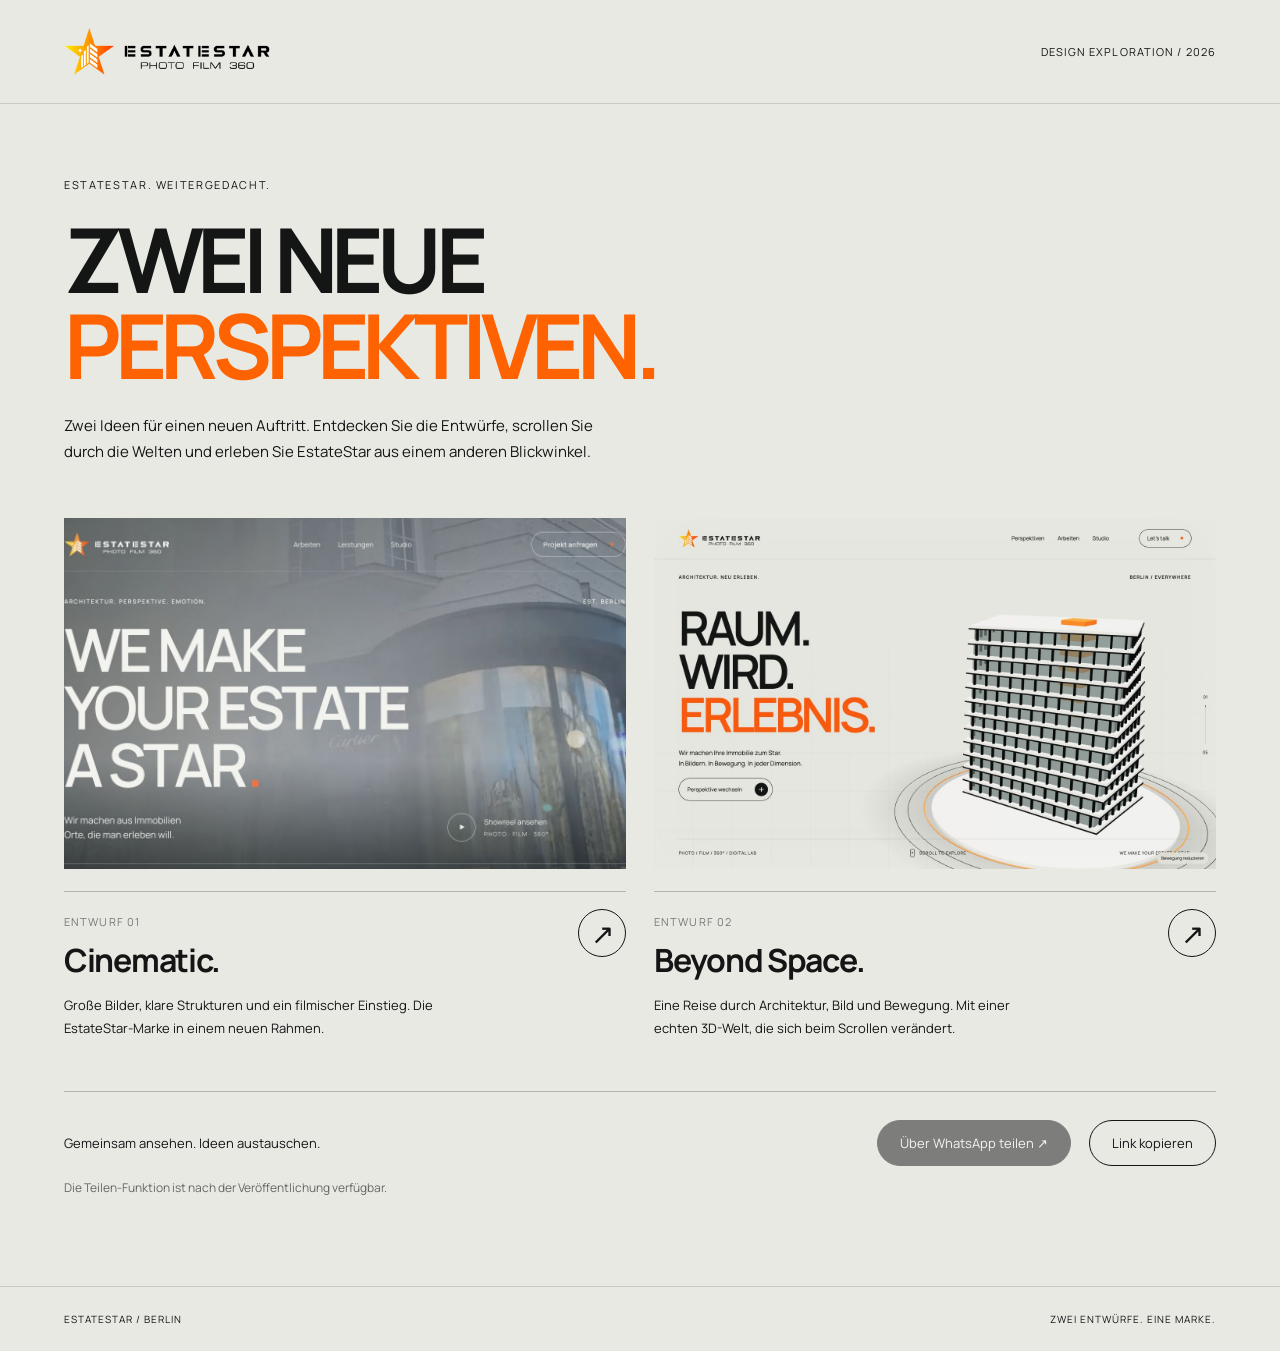
<file: index.html>
<!doctype html>
<html lang="de"><head><meta charset="utf-8"><meta name="viewport" content="width=device-width,initial-scale=1"><meta name="robots" content="noindex,nofollow"><meta name="theme-color" content="#e9e9e4"><title>EstateStar — Zwei neue Perspektiven</title><meta name="description" content="Zwei neue Website-Entwürfe für EstateStar: Cinematic und Beyond Space. Ansehen, vergleichen und teilen.">
<style>
@font-face{font-family:Manrope;src:url('entwurf-2/assets/manrope-regular.ttf')}@font-face{font-family:Manrope;src:url('entwurf-2/assets/manrope-bold.ttf');font-weight:700}*{box-sizing:border-box}body{margin:0;background:#e9e9e4;color:#141515;font-family:Manrope,Arial,sans-serif}a{color:inherit;text-decoration:none}button{font:inherit;cursor:pointer}header{padding:28px 5vw;display:flex;align-items:center;justify-content:space-between;border-bottom:1px solid #14151526;font-size:11px;letter-spacing:.1em}header img{width:215px;height:auto}main{padding:68px 5vw 75px;max-width:1800px;margin:auto}.eyebrow{font-size:11px;letter-spacing:.15em}h1{font-size:clamp(48px,7vw,112px);font-weight:700;line-height:.96;letter-spacing:-.07em;margin:22px 0 25px}h1 span{color:#ff6200}.intro{max-width:550px;line-height:1.75;font-size:15px}.cards{display:grid;grid-template-columns:1fr 1fr;gap:28px;margin:52px 0}.card{display:block}.preview{overflow:hidden;background:#141515;aspect-ratio:1.6}.preview img{width:100%;height:100%;object-fit:cover;object-position:top;transition:transform .6s}.card:hover img{transform:scale(1.03)}.meta{border-top:1px solid #14151540;margin-top:22px;padding-top:17px;display:flex;justify-content:space-between;gap:15px}.number{font-size:11px;letter-spacing:.1em;color:#777}h2{margin:7px 0 12px;font-size:32px;letter-spacing:-.04em;font-weight:700}.meta p{font-size:13px;line-height:1.75;margin:0;max-width:380px}.arrow{font-size:28px;width:48px;height:48px;flex-shrink:0;border:1px solid #141515;border-radius:50%;display:grid;place-items:center}.share{border-top:1px solid #14151540;padding-top:28px;display:flex;align-items:center;gap:18px;flex-wrap:wrap}.share p{font-size:13px;margin-right:auto}.share a,.share button{border:1px solid #141515;border-radius:99px;background:transparent;color:#141515;padding:13px 22px;font-size:13px}.share .primary{background:#141515;color:#fff}.share [aria-disabled=true]{opacity:.5;pointer-events:none}.share-status{font-size:12px;color:#666;min-height:20px;margin-top:13px}footer{padding:25px 5vw;border-top:1px solid #14151526;font-size:10px;letter-spacing:.1em;display:flex;justify-content:space-between}a:focus-visible,button:focus-visible{outline:3px solid #ff6200;outline-offset:5px}@media(max-width:650px){header{padding:22px}header img{width:178px}header span{font-size:9px}main{padding:48px 22px}.cards{grid-template-columns:1fr;gap:40px;margin:36px 0}h1{font-size:13vw}.intro{font-size:14px}h2{font-size:29px}.share{gap:12px}.share p{width:100%}.share a,.share button{padding:12px 17px}footer{padding:24px 22px}}@media(prefers-reduced-motion:reduce){*{transition:none!important}}
</style><meta property="og:type" content="website"><meta property="og:title" content="EstateStar — Zwei neue Perspektiven"><meta property="og:description" content="Zwei moderne Website-Entwürfe: Cinematic und Beyond Space. Ansehen, vergleichen und teilen."><meta property="og:image" content="https://davidkatz2305.github.io/estatestar-designs/preview-2.jpg"><meta property="og:locale" content="de_DE"><meta property="og:url" content="https://davidkatz2305.github.io/estatestar-designs/"><link rel="canonical" href="https://davidkatz2305.github.io/estatestar-designs/"></head><body>
<header><img src="entwurf-2/assets/logo-dark.png" alt="EstateStar Photo Film 360"><span>DESIGN EXPLORATION / 2026</span></header>
<main><span class="eyebrow">ESTATESTAR. WEITERGEDACHT.</span><h1>ZWEI NEUE<br><span>PERSPEKTIVEN.</span></h1><p class="intro">Zwei Ideen für einen neuen Auftritt. Entdecken Sie die Entwürfe, scrollen Sie durch die Welten und erleben Sie EstateStar aus einem anderen Blickwinkel.</p>
<div class="cards"><a class="card" href="entwurf-1/"><div class="preview"><img src="preview-1.jpg" alt="Entwurf 1 mit filmischem Einstieg" width="1440" height="900"></div><div class="meta"><div><span class="number">ENTWURF 01</span><h2>Cinematic.</h2><p>Große Bilder, klare Strukturen und ein filmischer Einstieg. Die EstateStar-Marke in einem neuen Rahmen.</p></div><span class="arrow" aria-hidden="true">↗</span></div></a>
<a class="card" href="entwurf-2/"><div class="preview"><img src="preview-2.jpg" alt="Entwurf 2 mit dreidimensionalem Architekturmodell und großer Typografie" width="1440" height="900"></div><div class="meta"><div><span class="number">ENTWURF 02</span><h2>Beyond Space.</h2><p>Eine Reise durch Architektur, Bild und Bewegung. Mit einer echten 3D-Welt, die sich beim Scrollen verändert.</p></div><span class="arrow" aria-hidden="true">↗</span></div></a></div>
<div class="share"><p>Gemeinsam ansehen. Ideen austauschen.</p><a id="whatsapp" class="primary" target="_blank" rel="noopener" aria-disabled="true">Über WhatsApp teilen ↗</a><button id="copy-link" type="button">Link kopieren</button></div><p id="share-status" class="share-status" role="status"></p>
</main><footer><span>ESTATESTAR / BERLIN</span><span>ZWEI ENTWÜRFE. EINE MARKE.</span></footer>
<script>
const status=document.querySelector('#share-status'),wa=document.querySelector('#whatsapp'),copy=document.querySelector('#copy-link');const publicPage=location.protocol==='https:'&&!['localhost','127.0.0.1'].includes(location.hostname);const address=new URL('./',location.href).href;
if(publicPage){wa.href='https://wa.me/?text='+encodeURIComponent('Zwei neue Website-Entwürfe für EstateStar — welcher gefällt dir besser? '+address);wa.removeAttribute('aria-disabled');}else{status.textContent='Die Teilen-Funktion ist nach der Veröffentlichung verfügbar.';copy.disabled=true;}
copy.addEventListener('click',async()=>{try{await navigator.clipboard.writeText(address);status.textContent='Link kopiert. Einfach in WhatsApp einfügen.';}catch{status.textContent='Bitte die Adresse aus der Browserzeile kopieren: '+address;}});
</script></body></html>
</file>
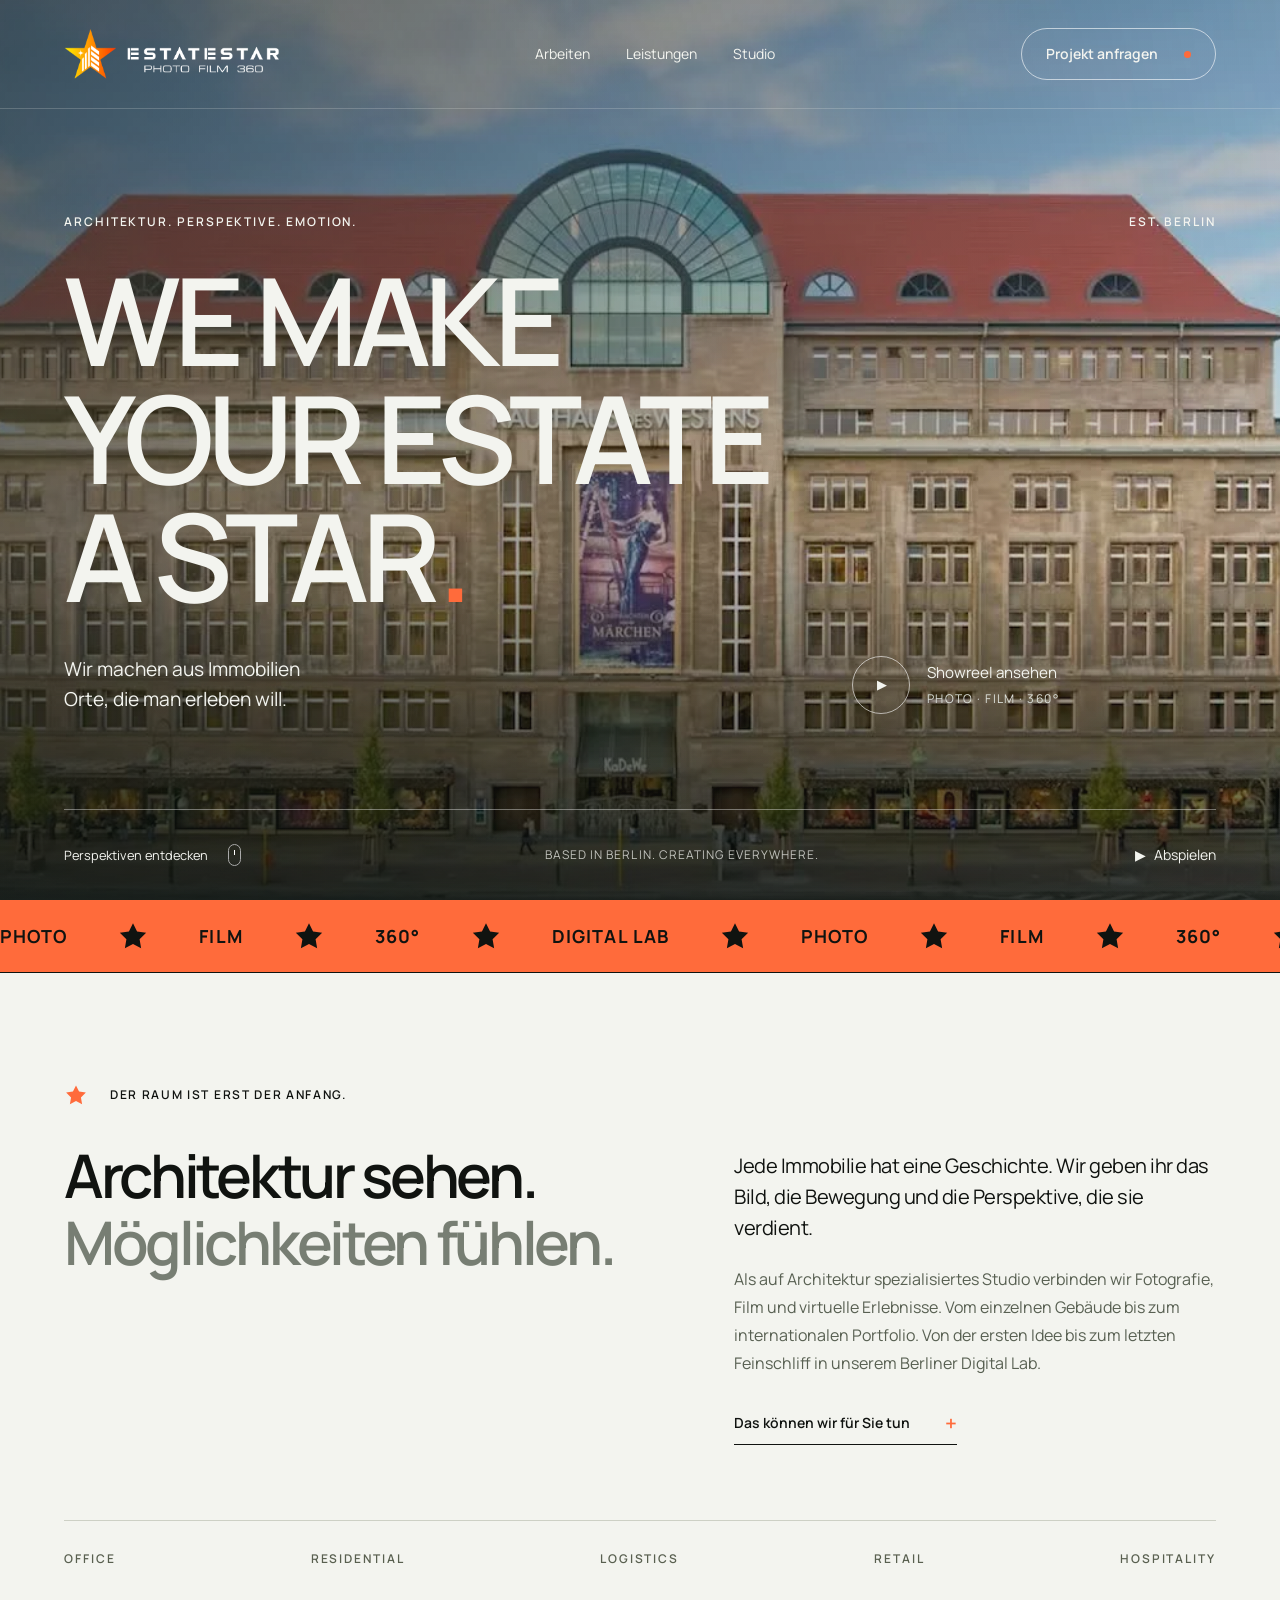
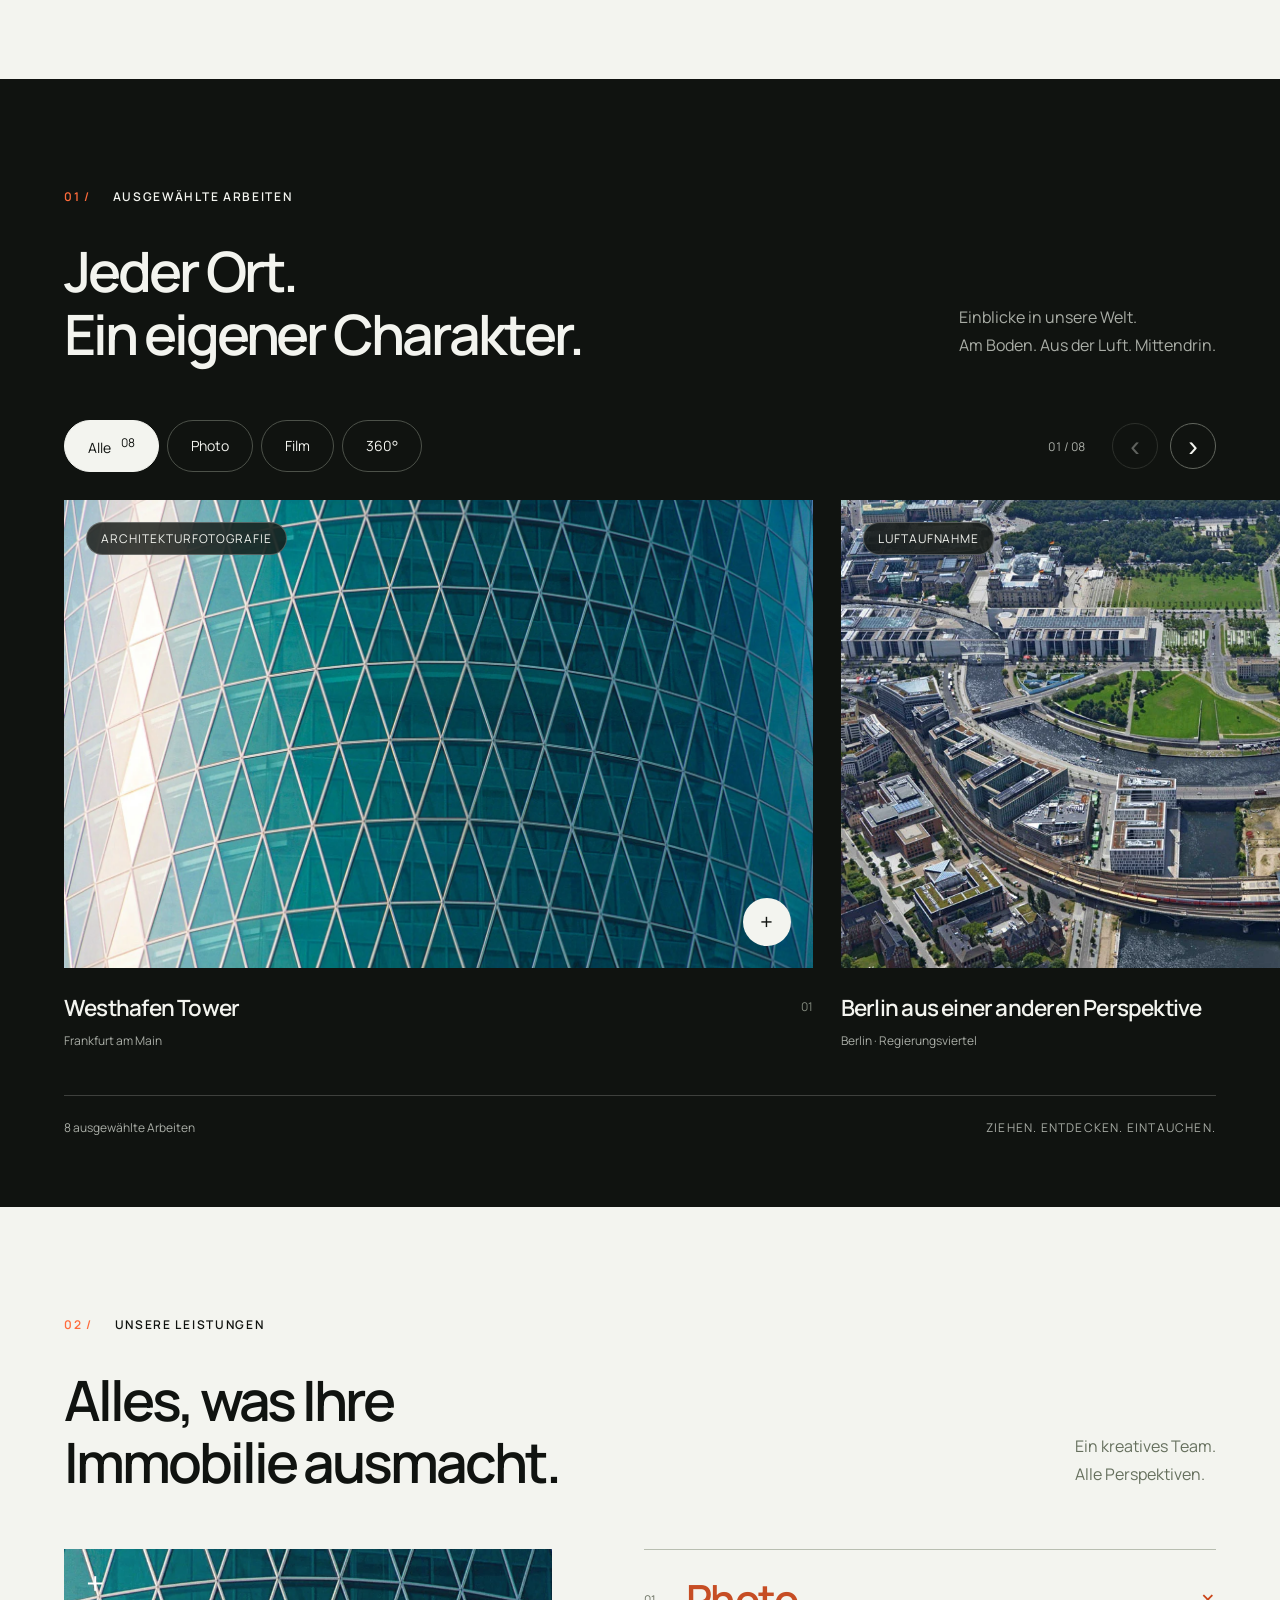
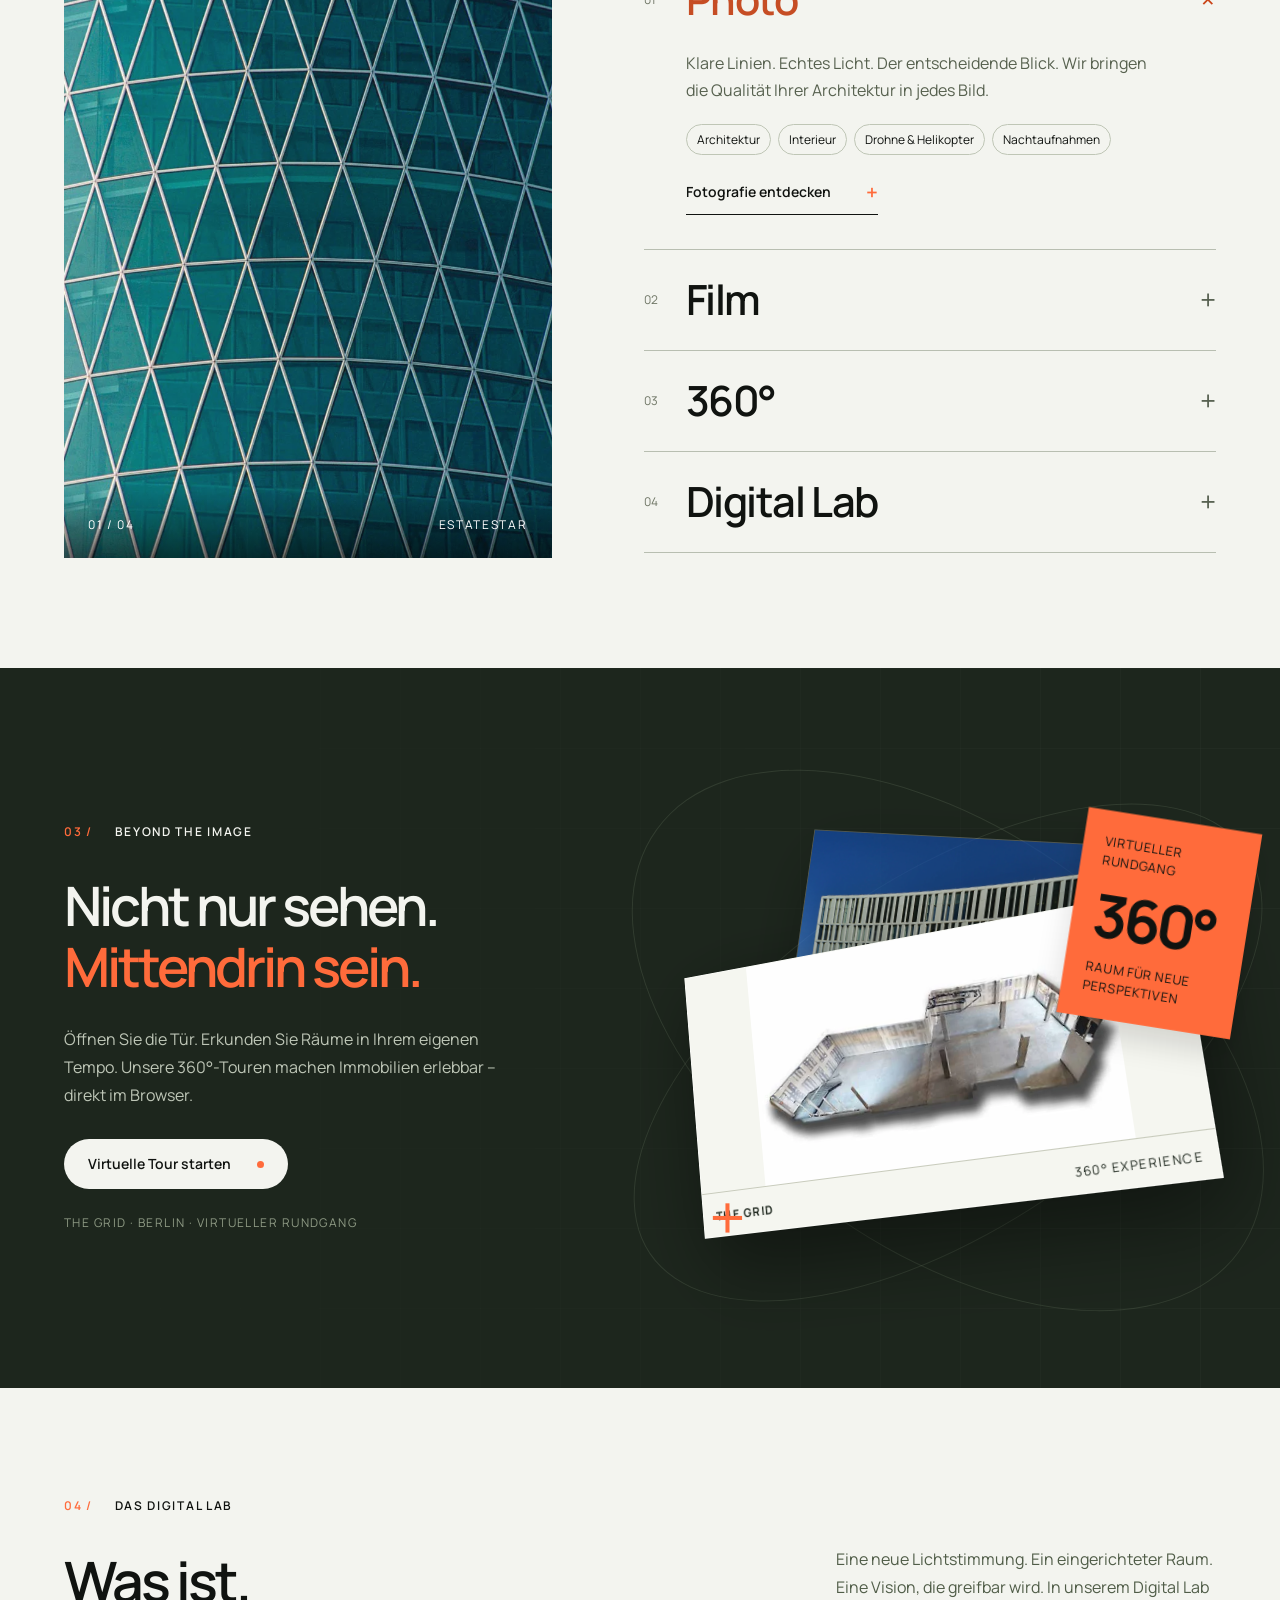
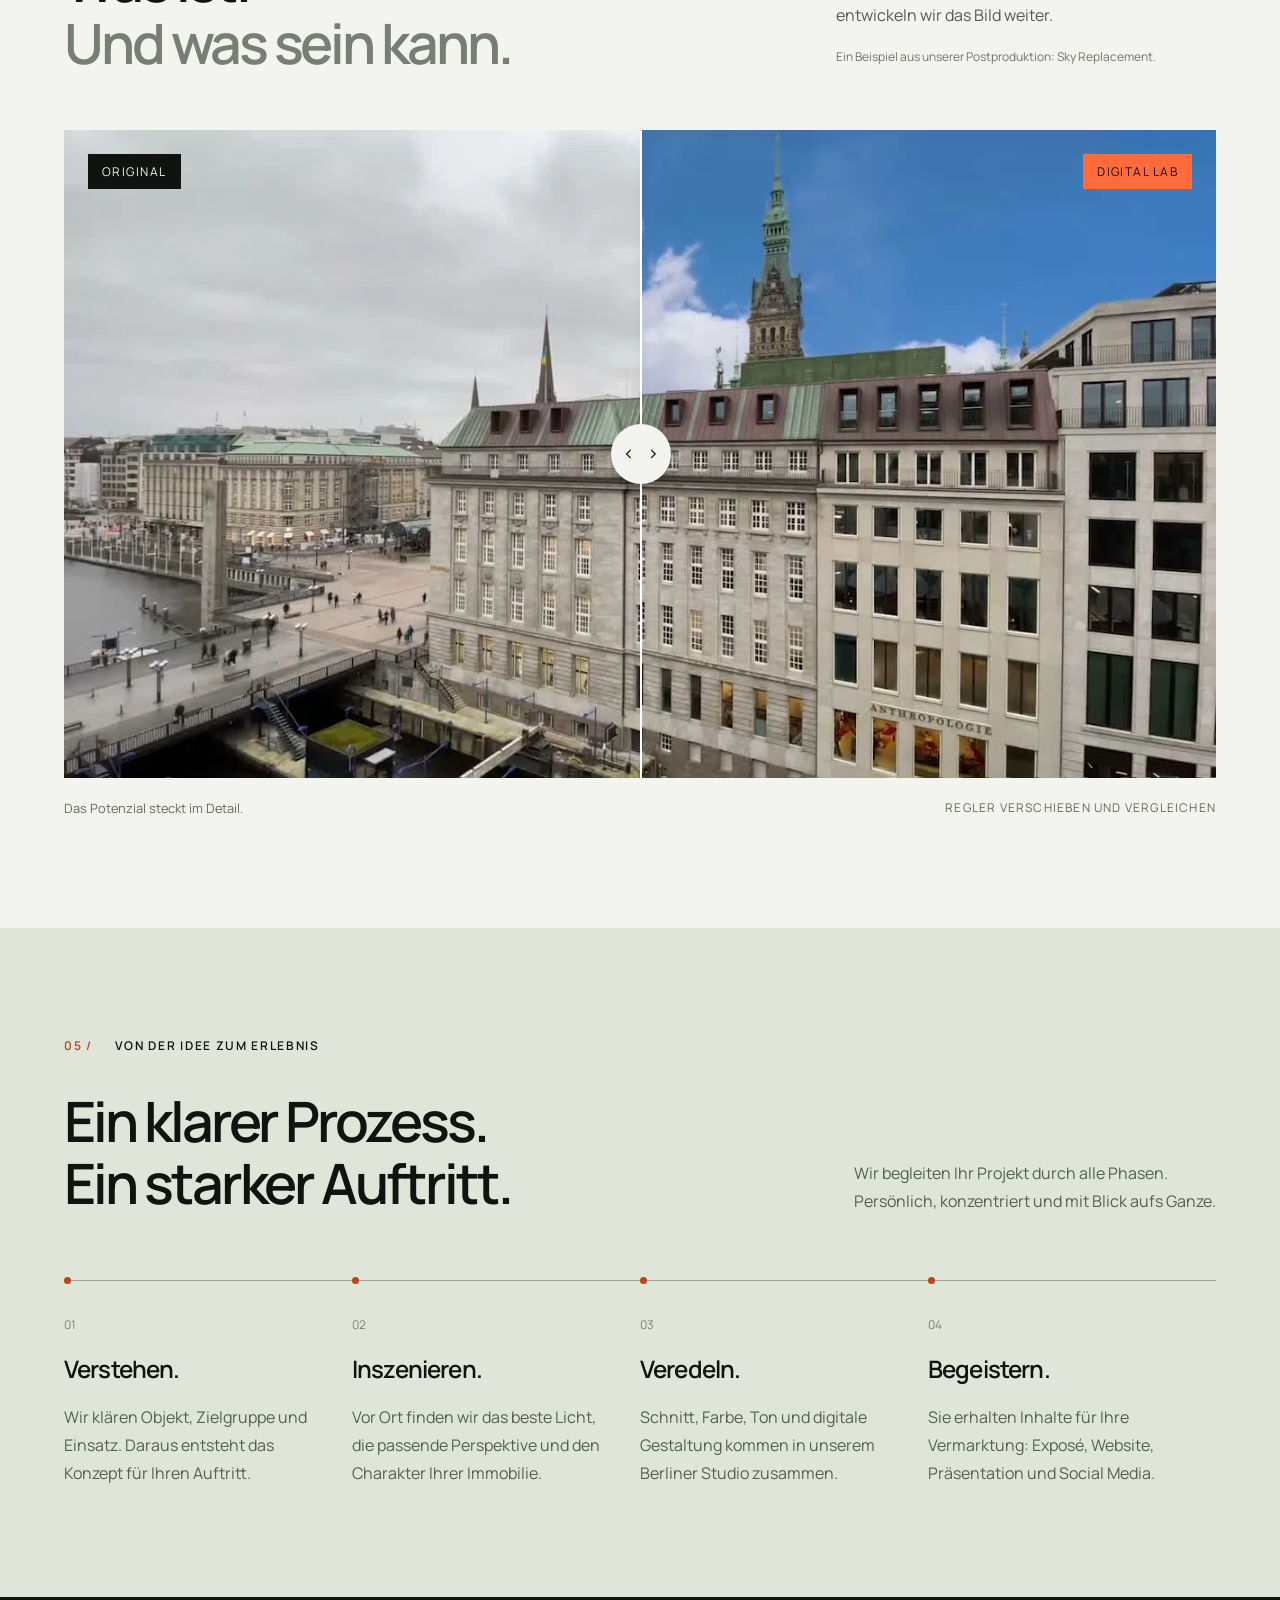
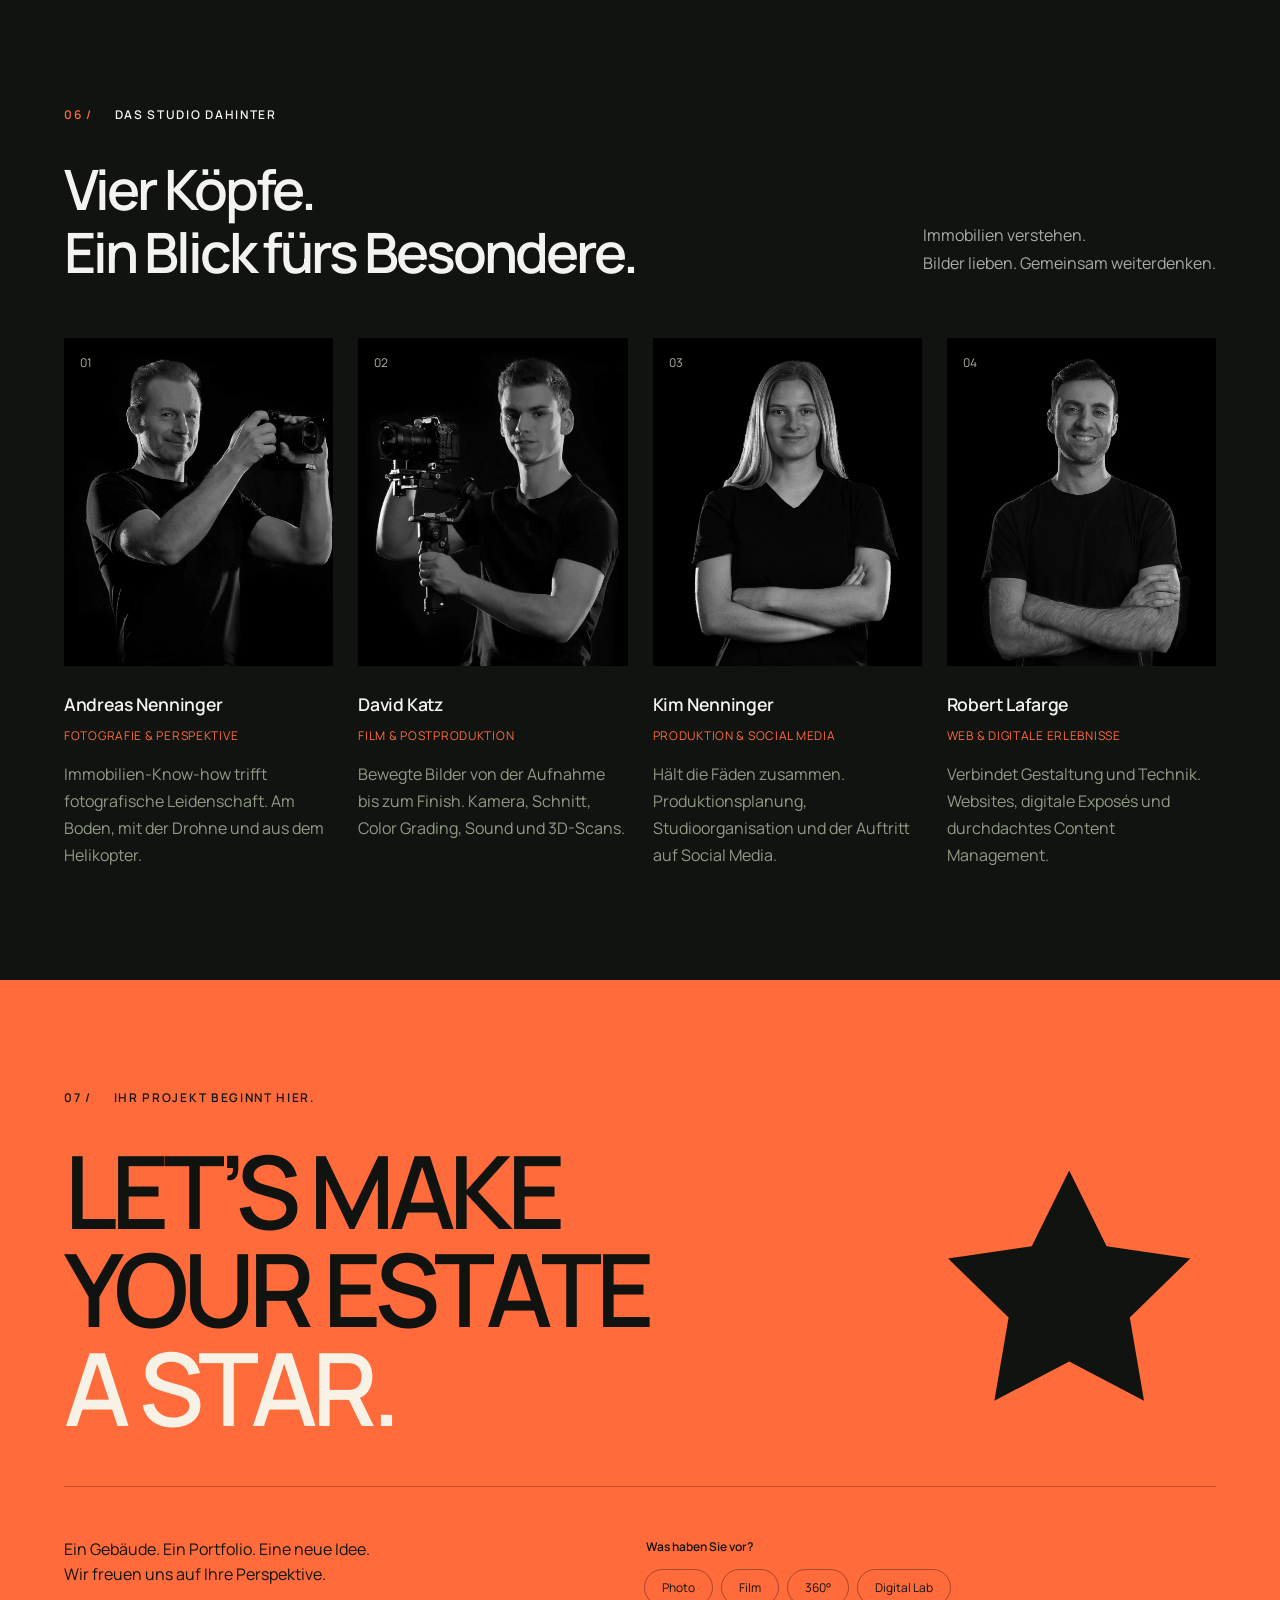
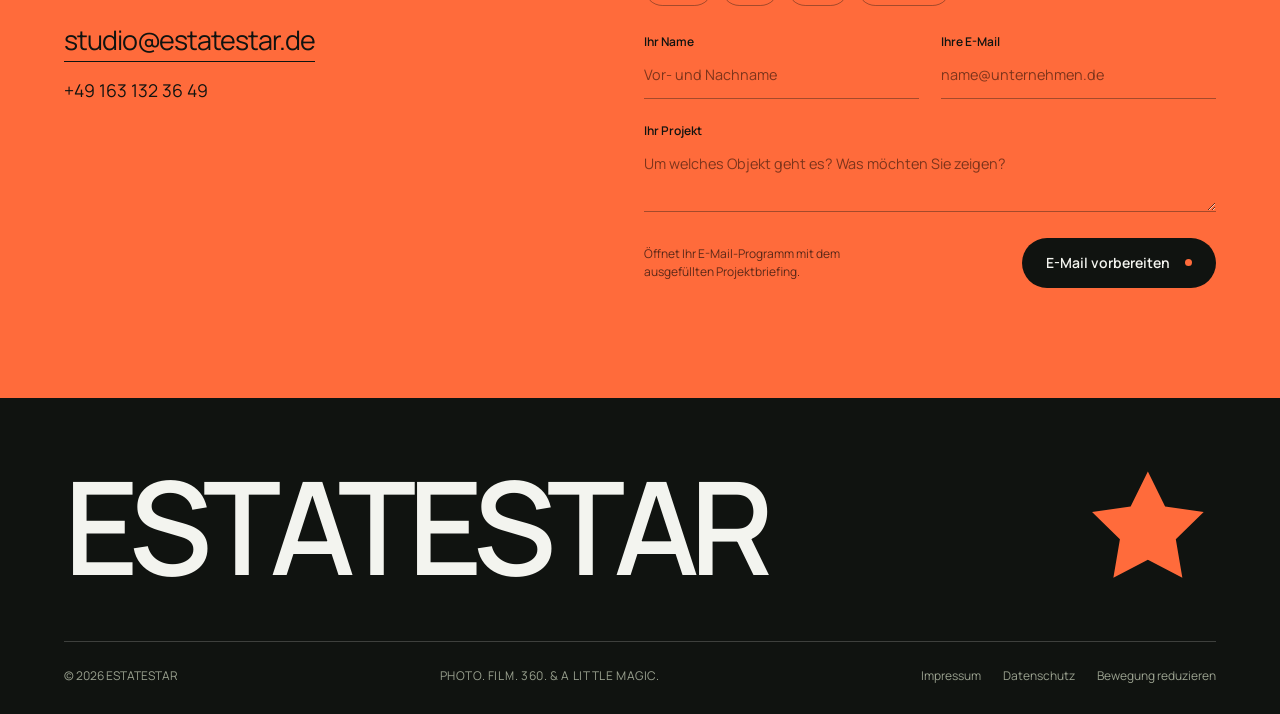
<file: entwurf-1/index.html>
<!doctype html>
<html lang="de">
<head>
  <meta charset="UTF-8">
  <meta name="viewport" content="width=device-width,initial-scale=1">
  <meta name="theme-color" content="#101310">
  <meta name="description" content="ESTATESTAR – Architektur in ihrer besten Form. Fotografie, Film, Luftaufnahmen, virtuelle 360°-Touren und Digital Lab aus Berlin.">
  <meta name="robots" content="noindex,nofollow">
  <title>ESTATESTAR — We make your estate a star.</title>
  <link rel="icon" href="favicon.svg" type="image/svg+xml">
  <link rel="preload" href="assets/manrope-regular.ttf" as="font" type="font/ttf" crossorigin>
  <link rel="stylesheet" href="styles.css">
  <script src="app.js" defer></script>
<meta property="og:type" content="website"><meta property="og:title" content="EstateStar — Entwurf 1: Cinematic"><meta property="og:description" content="Der filmische EstateStar-Entwurf mit Originalreferenzen, Foto, Film und 360°."><meta property="og:image" content="https://davidkatz2305.github.io/estatestar-designs/preview-1.jpg"><meta property="og:locale" content="de_DE"><meta property="og:url" content="https://davidkatz2305.github.io/estatestar-designs/entwurf-1/"><link rel="canonical" href="https://davidkatz2305.github.io/estatestar-designs/entwurf-1/"></head>
<body>
  <a class="skip-link" href="#main">Zum Inhalt</a>
  <div class="progress" aria-hidden="true"></div>
  <header class="header">
    <a class="brand" href="#start" aria-label="ESTATESTAR – Startseite"><img src="assets/logo-light.png" alt="ESTATESTAR Photo Film 360" width="274" height="72"></a>
    <nav class="desktop-nav" aria-label="Hauptnavigation">
      <a href="#arbeiten">Arbeiten</a><a href="#leistungen">Leistungen</a><a href="#studio">Studio</a>
    </nav>
    <a class="button header-cta" href="#kontakt">Projekt anfragen <span class="button-dot" aria-hidden="true"></span></a>
    <button class="menu-toggle" aria-expanded="false" aria-controls="mobile-menu" aria-label="Menü öffnen"><span></span><span></span></button>
  </header>
  <nav id="mobile-menu" class="mobile-menu" aria-label="Mobile Navigation" hidden>
    <a href="#arbeiten">Arbeiten <span>01</span></a><a href="#leistungen">Leistungen <span>02</span></a><a href="#digital-lab">Digital Lab <span>03</span></a><a href="#studio">Studio <span>04</span></a><a href="#kontakt">Kontakt <span>05</span></a>
    <p>PHOTO. FILM. 360.<br>BERLIN · INTERNATIONAL</p>
  </nav>
  <main id="main">
    <section class="hero" id="start" aria-labelledby="hero-title">
      <div class="hero-media"><img class="hero-poster" src="assets/hero-poster.webp" alt="" fetchpriority="high"><video id="hero-video" muted loop playsinline preload="none" poster="assets/hero-poster.webp" aria-hidden="true"><source src="assets/hero-reel.mp4" type="video/mp4"></video></div>
      <div class="hero-shade"></div>
      <div class="hero-content">
        <div class="hero-eyebrow"><span>ARCHITEKTUR. PERSPEKTIVE. EMOTION.</span><span class="edition">EST. BERLIN</span></div>
        <h1 id="hero-title"><span>WE MAKE</span><span>YOUR ESTATE</span><span class="last-line">A STAR<span class="period">.</span></span></h1>
        <div class="hero-description"><p>Wir machen aus Immobilien<br>Orte, die man erleben will.</p><button class="reel-button" data-showreel><span class="play-icon" aria-hidden="true">▶</span><span>Showreel ansehen<small>PHOTO · FILM · 360°</small></span></button></div>
      </div>
      <div class="hero-bottom"><a href="#arbeiten">Perspektiven entdecken <span class="scroll-indicator" aria-hidden="true"></span></a><span>BASED IN BERLIN. CREATING EVERYWHERE.</span><button id="motion-toggle" aria-label="Hintergrundvideo pausieren" aria-pressed="false">Ⅱ <span>Pause</span></button></div>
    </section>

    <div class="ticker" aria-hidden="true"><div class="ticker-track"><span>PHOTO</span><i><svg class="decorative-star" viewBox="0 0 24 24" width="1em" height="1em" fill="currentColor" aria-hidden="true" focusable="false"><path d="M12 2.4 15.05 8.58 21.87 9.57 16.94 14.38 18.1 21.18 12 17.97 5.9 21.18 7.06 14.38 2.13 9.57 8.95 8.58Z"/></svg></i><span>FILM</span><i><svg class="decorative-star" viewBox="0 0 24 24" width="1em" height="1em" fill="currentColor" aria-hidden="true" focusable="false"><path d="M12 2.4 15.05 8.58 21.87 9.57 16.94 14.38 18.1 21.18 12 17.97 5.9 21.18 7.06 14.38 2.13 9.57 8.95 8.58Z"/></svg></i><span>360°</span><i><svg class="decorative-star" viewBox="0 0 24 24" width="1em" height="1em" fill="currentColor" aria-hidden="true" focusable="false"><path d="M12 2.4 15.05 8.58 21.87 9.57 16.94 14.38 18.1 21.18 12 17.97 5.9 21.18 7.06 14.38 2.13 9.57 8.95 8.58Z"/></svg></i><span>DIGITAL LAB</span><i><svg class="decorative-star" viewBox="0 0 24 24" width="1em" height="1em" fill="currentColor" aria-hidden="true" focusable="false"><path d="M12 2.4 15.05 8.58 21.87 9.57 16.94 14.38 18.1 21.18 12 17.97 5.9 21.18 7.06 14.38 2.13 9.57 8.95 8.58Z"/></svg></i><span>PHOTO</span><i><svg class="decorative-star" viewBox="0 0 24 24" width="1em" height="1em" fill="currentColor" aria-hidden="true" focusable="false"><path d="M12 2.4 15.05 8.58 21.87 9.57 16.94 14.38 18.1 21.18 12 17.97 5.9 21.18 7.06 14.38 2.13 9.57 8.95 8.58Z"/></svg></i><span>FILM</span><i><svg class="decorative-star" viewBox="0 0 24 24" width="1em" height="1em" fill="currentColor" aria-hidden="true" focusable="false"><path d="M12 2.4 15.05 8.58 21.87 9.57 16.94 14.38 18.1 21.18 12 17.97 5.9 21.18 7.06 14.38 2.13 9.57 8.95 8.58Z"/></svg></i><span>360°</span><i><svg class="decorative-star" viewBox="0 0 24 24" width="1em" height="1em" fill="currentColor" aria-hidden="true" focusable="false"><path d="M12 2.4 15.05 8.58 21.87 9.57 16.94 14.38 18.1 21.18 12 17.97 5.9 21.18 7.06 14.38 2.13 9.57 8.95 8.58Z"/></svg></i><span>DIGITAL LAB</span><i><svg class="decorative-star" viewBox="0 0 24 24" width="1em" height="1em" fill="currentColor" aria-hidden="true" focusable="false"><path d="M12 2.4 15.05 8.58 21.87 9.57 16.94 14.38 18.1 21.18 12 17.97 5.9 21.18 7.06 14.38 2.13 9.57 8.95 8.58Z"/></svg></i></div></div>

    <section class="intro section-pad">
      <div class="section-label reveal"><span class="tiny-star"><svg class="decorative-star" viewBox="0 0 24 24" width="1em" height="1em" fill="currentColor" aria-hidden="true" focusable="false"><path d="M12 2.4 15.05 8.58 21.87 9.57 16.94 14.38 18.1 21.18 12 17.97 5.9 21.18 7.06 14.38 2.13 9.57 8.95 8.58Z"/></svg></span> DER RAUM IST ERST DER ANFANG.</div>
      <div class="intro-body reveal"><h2>Architektur sehen.<br><span class="muted">Möglichkeiten fühlen.</span></h2><div class="intro-copy"><p>Jede Immobilie hat eine Geschichte. Wir geben ihr das Bild, die Bewegung und die Perspektive, die sie verdient.</p><p>Als auf Architektur spezialisiertes Studio verbinden wir Fotografie, Film und virtuelle Erlebnisse. Vom einzelnen Gebäude bis zum internationalen Portfolio. Von der ersten Idee bis zum letzten Feinschliff in unserem Berliner Digital Lab.</p><a href="#leistungen" class="text-link">Das können wir für Sie tun <span>+</span></a></div></div>
      <div class="intro-meta"><span>OFFICE</span><span>RESIDENTIAL</span><span>LOGISTICS</span><span>RETAIL</span><span>HOSPITALITY</span></div>
    </section>

    <section class="work section-pad" id="arbeiten">
      <div class="section-top reveal"><div><div class="section-label"><span>01 /</span> AUSGEWÄHLTE ARBEITEN</div><h2>Jeder Ort.<br>Ein eigener Charakter.</h2></div><p>Einblicke in unsere Welt.<br>Am Boden. Aus der Luft. Mittendrin.</p></div>
      <div class="work-toolbar"><div class="filters" role="group" aria-label="Arbeiten filtern"><button class="active" data-filter="all" aria-pressed="true">Alle <sup>08</sup></button><button data-filter="photo" aria-pressed="false">Photo</button><button data-filter="film" aria-pressed="false">Film</button><button data-filter="tour" aria-pressed="false">360°</button></div><div class="slider-controls"><span id="work-count" aria-live="polite">01 / 08</span><button class="round-button" id="work-prev" aria-label="Vorherige Arbeit">‹</button><button class="round-button" id="work-next" aria-label="Nächste Arbeit">›</button></div></div>
      <div class="work-slider" id="work-slider" role="region" aria-label="Portfolio – horizontal scrollen" tabindex="0"></div>
      <div class="work-foot"><span id="filter-summary" aria-live="polite">8 ausgewählte Arbeiten</span><span>ZIEHEN. ENTDECKEN. EINTAUCHEN.</span></div>
    </section>

    <section class="services section-pad" id="leistungen">
      <div class="section-top reveal"><div><div class="section-label"><span>02 /</span> UNSERE LEISTUNGEN</div><h2>Alles, was Ihre<br>Immobilie ausmacht.</h2></div><p>Ein kreatives Team.<br>Alle Perspektiven.</p></div>
      <div class="services-layout">
        <div class="service-image reveal"><img id="service-preview" src="assets/westhafen-full.webp" alt="Architekturfotografie des Westhafen Towers" loading="lazy" width="900" height="1000"><div class="image-index"><span id="service-index">01 / 04</span><span>ESTATESTAR</span></div><span class="image-cross" aria-hidden="true">+</span></div>
        <div class="service-list">
          <details class="service" open data-service="0"><summary><span class="service-num">01</span><h3>Photo</h3><span class="service-plus">+</span></summary><div class="service-body"><p>Klare Linien. Echtes Licht. Der entscheidende Blick. Wir bringen die Qualität Ihrer Architektur in jedes Bild.</p><div class="tags"><span>Architektur</span><span>Interieur</span><span>Drohne & Helikopter</span><span>Nachtaufnahmen</span></div><a href="#arbeiten" data-jump-filter="photo" class="text-link">Fotografie entdecken <span>+</span></a></div></details>
          <details class="service" data-service="1"><summary><span class="service-num">02</span><h3>Film</h3><span class="service-plus">+</span></summary><div class="service-body"><p>Räume bekommen eine Dramaturgie. Filmische Kamerafahrten, besondere Blickwinkel und präzise Postproduktion machen Architektur spürbar.</p><div class="tags"><span>Immobilienfilm</span><span>Luftaufnahmen</span><span>Color Grading</span><span>Sound Design</span></div><a href="#arbeiten" data-jump-filter="film" class="text-link">Filme entdecken <span>+</span></a></div></details>
          <details class="service" data-service="2"><summary><span class="service-num">03</span><h3>360°</h3><span class="service-plus">+</span></summary><div class="service-body"><p>Die nächste Besichtigung beginnt online. Mit virtuellen Rundgängen und 3D-Scans wird aus dem ersten Eindruck ein echtes Raumgefühl.</p><div class="tags"><span>Virtuelle Touren</span><span>Matterport</span><span>3D-Scans</span><span>Digital Staging</span></div><a href="#immersive" class="text-link">Eine Tour erleben <span>+</span></a></div></details>
          <details class="service" data-service="3"><summary><span class="service-num">04</span><h3>Digital Lab</h3><span class="service-plus">+</span></summary><div class="service-body"><p>Wir machen Potenziale sichtbar: mit digitaler Einrichtung, Retusche, Visualisierung und der passenden Lichtstimmung für jedes Motiv.</p><div class="tags"><span>Virtual Staging</span><span>CGI</span><span>Digitale Renovierung</span><span>Compositing</span></div><a href="#digital-lab" class="text-link">Ins Digital Lab <span>+</span></a></div></details>
        </div>
      </div>
    </section>

    <section class="immersive" id="immersive">
      <div class="immersive-copy reveal"><div class="section-label"><span>03 /</span> BEYOND THE IMAGE</div><h2>Nicht nur sehen.<br><em>Mittendrin sein.</em></h2><p>Öffnen Sie die Tür. Erkunden Sie Räume in Ihrem eigenen Tempo. Unsere 360°-Touren machen Immobilien erlebbar – direkt im Browser.</p><button class="button light-button" data-tour>Virtuelle Tour starten <span class="button-dot" aria-hidden="true"></span></button><span class="tour-caption">THE GRID · BERLIN · VIRTUELLER RUNDGANG</span></div>
      <div class="depth-stage" id="depth-stage" aria-hidden="true">
        <div class="orbit orbit-one"></div><div class="orbit orbit-two"></div>
        <div class="depth-card depth-back"><img src="assets/pwc.webp" alt="" loading="lazy"></div>
        <div class="depth-card depth-main"><img src="assets/tour.webp" alt="" loading="lazy"><span>THE GRID <i>360° EXPERIENCE</i></span></div>
        <div class="depth-tag"><span>VIRTUELLER RUNDGANG</span><b>360°</b><span>RAUM FÜR NEUE PERSPEKTIVEN</span></div>
        <span class="depth-cross">+</span>
      </div>
    </section>

    <section class="lab section-pad" id="digital-lab">
      <div class="section-top reveal"><div><div class="section-label"><span>04 /</span> DAS DIGITAL LAB</div><h2>Was ist.<br><span class="muted">Und was sein kann.</span></h2></div><div class="lab-text"><p>Eine neue Lichtstimmung. Ein eingerichteter Raum. Eine Vision, die greifbar wird. In unserem Digital Lab entwickeln wir das Bild weiter.</p><span class="small-note">Ein Beispiel aus unserer Postproduktion: Sky Replacement.</span></div></div>
      <div class="comparison reveal" id="comparison">
        <img src="assets/lab-before.webp" alt="Hamburger Architekturaufnahme mit bewölktem Himmel vor der Bearbeitung" width="1280" height="720" loading="lazy">
        <div class="comparison-after"><img src="assets/lab-after.webp" alt="Dieselbe Architekturaufnahme mit digital eingesetztem blauem Himmel" width="1280" height="720" loading="lazy"></div>
        <span class="comparison-label before-label">ORIGINAL</span><span class="comparison-label after-label">DIGITAL LAB</span>
        <div class="comparison-handle" aria-hidden="true"><span>‹ &nbsp; ›</span></div>
        <label class="sr-only" for="compare-range">Anteil der bearbeiteten Aufnahme</label><input id="compare-range" type="range" min="0" max="100" value="50" aria-valuetext="50 Prozent bearbeitete Aufnahme">
      </div>
      <div class="comparison-foot"><span>Das Potenzial steckt im Detail.</span><span>REGLER VERSCHIEBEN UND VERGLEICHEN</span></div>
    </section>

    <section class="process section-pad">
      <div class="section-label reveal"><span>05 /</span> VON DER IDEE ZUM ERLEBNIS</div>
      <div class="process-heading reveal"><h2>Ein klarer Prozess.<br>Ein starker Auftritt.</h2><p>Wir begleiten Ihr Projekt durch alle Phasen.<br>Persönlich, konzentriert und mit Blick aufs Ganze.</p></div>
      <div class="process-grid"><article class="reveal"><span class="step">01</span><h3>Verstehen.</h3><p>Wir klären Objekt, Zielgruppe und Einsatz. Daraus entsteht das Konzept für Ihren Auftritt.</p></article><article class="reveal"><span class="step">02</span><h3>Inszenieren.</h3><p>Vor Ort finden wir das beste Licht, die passende Perspektive und den Charakter Ihrer Immobilie.</p></article><article class="reveal"><span class="step">03</span><h3>Veredeln.</h3><p>Schnitt, Farbe, Ton und digitale Gestaltung kommen in unserem Berliner Studio zusammen.</p></article><article class="reveal"><span class="step">04</span><h3>Begeistern.</h3><p>Sie erhalten Inhalte für Ihre Vermarktung: Exposé, Website, Präsentation und Social Media.</p></article></div>
    </section>

    <section class="team section-pad" id="studio">
      <div class="section-top reveal"><div><div class="section-label"><span>06 /</span> DAS STUDIO DAHINTER</div><h2>Vier Köpfe.<br>Ein Blick fürs Besondere.</h2></div><p>Immobilien verstehen.<br>Bilder lieben. Gemeinsam weiterdenken.</p></div>
      <div class="team-grid">
        <article class="person reveal"><div class="portrait"><img src="assets/andreas.webp" alt="Andreas Nenninger mit Kamera" loading="lazy" width="620" height="650"><span>01</span></div><h3>Andreas Nenninger</h3><p class="person-role">FOTOGRAFIE & PERSPEKTIVE</p><p>Immobilien-Know-how trifft fotografische Leidenschaft. Am Boden, mit der Drohne und aus dem Helikopter.</p></article>
        <article class="person reveal"><div class="portrait"><img src="assets/david.webp" alt="David Katz mit Filmkamera" loading="lazy" width="620" height="650"><span>02</span></div><h3>David Katz</h3><p class="person-role">FILM & POSTPRODUKTION</p><p>Bewegte Bilder von der Aufnahme bis zum Finish. Kamera, Schnitt, Color Grading, Sound und 3D-Scans.</p></article>
        <article class="person reveal"><div class="portrait"><img src="assets/kim.webp" alt="Kim Nenninger" loading="lazy" width="620" height="650"><span>03</span></div><h3>Kim Nenninger</h3><p class="person-role">PRODUKTION & SOCIAL MEDIA</p><p>Hält die Fäden zusammen. Produktionsplanung, Studioorganisation und der Auftritt auf Social Media.</p></article>
        <article class="person reveal"><div class="portrait"><img src="assets/robert.webp" alt="Robert Lafarge" loading="lazy" width="620" height="650"><span>04</span></div><h3>Robert Lafarge</h3><p class="person-role">WEB & DIGITALE ERLEBNISSE</p><p>Verbindet Gestaltung und Technik. Websites, digitale Exposés und durchdachtes Content Management.</p></article>
      </div>
    </section>

    <section class="contact section-pad" id="kontakt">
      <div class="section-label"><span>07 /</span> IHR PROJEKT BEGINNT HIER.</div>
      <div class="contact-heading reveal"><h2>LET’S MAKE<br>YOUR ESTATE<br><span>A STAR.</span></h2><span class="contact-star" aria-hidden="true"><svg class="decorative-star" viewBox="0 0 24 24" width="1em" height="1em" fill="currentColor" aria-hidden="true" focusable="false"><path d="M12 2.4 15.05 8.58 21.87 9.57 16.94 14.38 18.1 21.18 12 17.97 5.9 21.18 7.06 14.38 2.13 9.57 8.95 8.58Z"/></svg></span></div>
      <div class="contact-grid"><div class="contact-info"><p>Ein Gebäude. Ein Portfolio. Eine neue Idee.<br>Wir freuen uns auf Ihre Perspektive.</p><a class="email-link" href="mailto:studio@estatestar.de">studio@estatestar.de</a><a href="tel:+491631323649">+49 163 132 36 49</a></div>
        <form id="brief-form">
          <fieldset><legend>Was haben Sie vor?</legend><div class="brief-options"><label><input type="checkbox" name="service" value="Fotografie"><span>Photo</span></label><label><input type="checkbox" name="service" value="Film"><span>Film</span></label><label><input type="checkbox" name="service" value="360°-Tour"><span>360°</span></label><label><input type="checkbox" name="service" value="Digital Lab"><span>Digital Lab</span></label></div></fieldset>
          <div class="form-row"><label>Ihr Name<input name="name" autocomplete="name" required placeholder="Vor- und Nachname"></label><label>Ihre E-Mail<input name="email" type="email" autocomplete="email" required placeholder="name@unternehmen.de"></label></div>
          <label>Ihr Projekt<textarea name="message" rows="2" required placeholder="Um welches Objekt geht es? Was möchten Sie zeigen?"></textarea></label>
          <div class="form-bottom"><span>Öffnet Ihr E-Mail-Programm mit dem ausgefüllten Projektbriefing.</span><button class="button dark-button" type="submit">E-Mail vorbereiten <span class="button-dot" aria-hidden="true"></span></button></div>
          <p class="form-status" id="form-status" role="status"></p>
        </form>
      </div>
    </section>
  </main>
  <footer class="footer"><a class="footer-brand" href="#start" aria-label="Zum Seitenanfang">ESTATESTAR<span><svg class="decorative-star" viewBox="0 0 24 24" width="1em" height="1em" fill="currentColor" aria-hidden="true" focusable="false"><path d="M12 2.4 15.05 8.58 21.87 9.57 16.94 14.38 18.1 21.18 12 17.97 5.9 21.18 7.06 14.38 2.13 9.57 8.95 8.58Z"/></svg></span></a><div class="footer-bottom"><span>© <span id="year">2026</span> ESTATESTAR</span><span>PHOTO. FILM. 360. & A LITTLE MAGIC.</span><div><a href="https://estatestar.de/impressum" target="_blank" rel="noopener">Impressum</a><a href="https://estatestar.de/datenschutz" target="_blank" rel="noopener">Datenschutz</a><button id="settings-motion">Bewegung reduzieren</button></div></div></footer>
  <dialog id="media-modal" class="media-modal" aria-labelledby="modal-title"><div class="modal-header"><div><span id="modal-eyebrow"></span><h2 id="modal-title"></h2></div><button class="round-button modal-close" aria-label="Ansicht schließen">×</button></div><div id="modal-body"></div><p id="modal-description"></p></dialog>
  <noscript><p class="noscript-note">Für interaktive Galerien und Filme aktivieren Sie bitte JavaScript. Sie erreichen uns unter <a href="mailto:studio@estatestar.de">studio@estatestar.de</a>.</p></noscript>
</body>
</html>
</file>
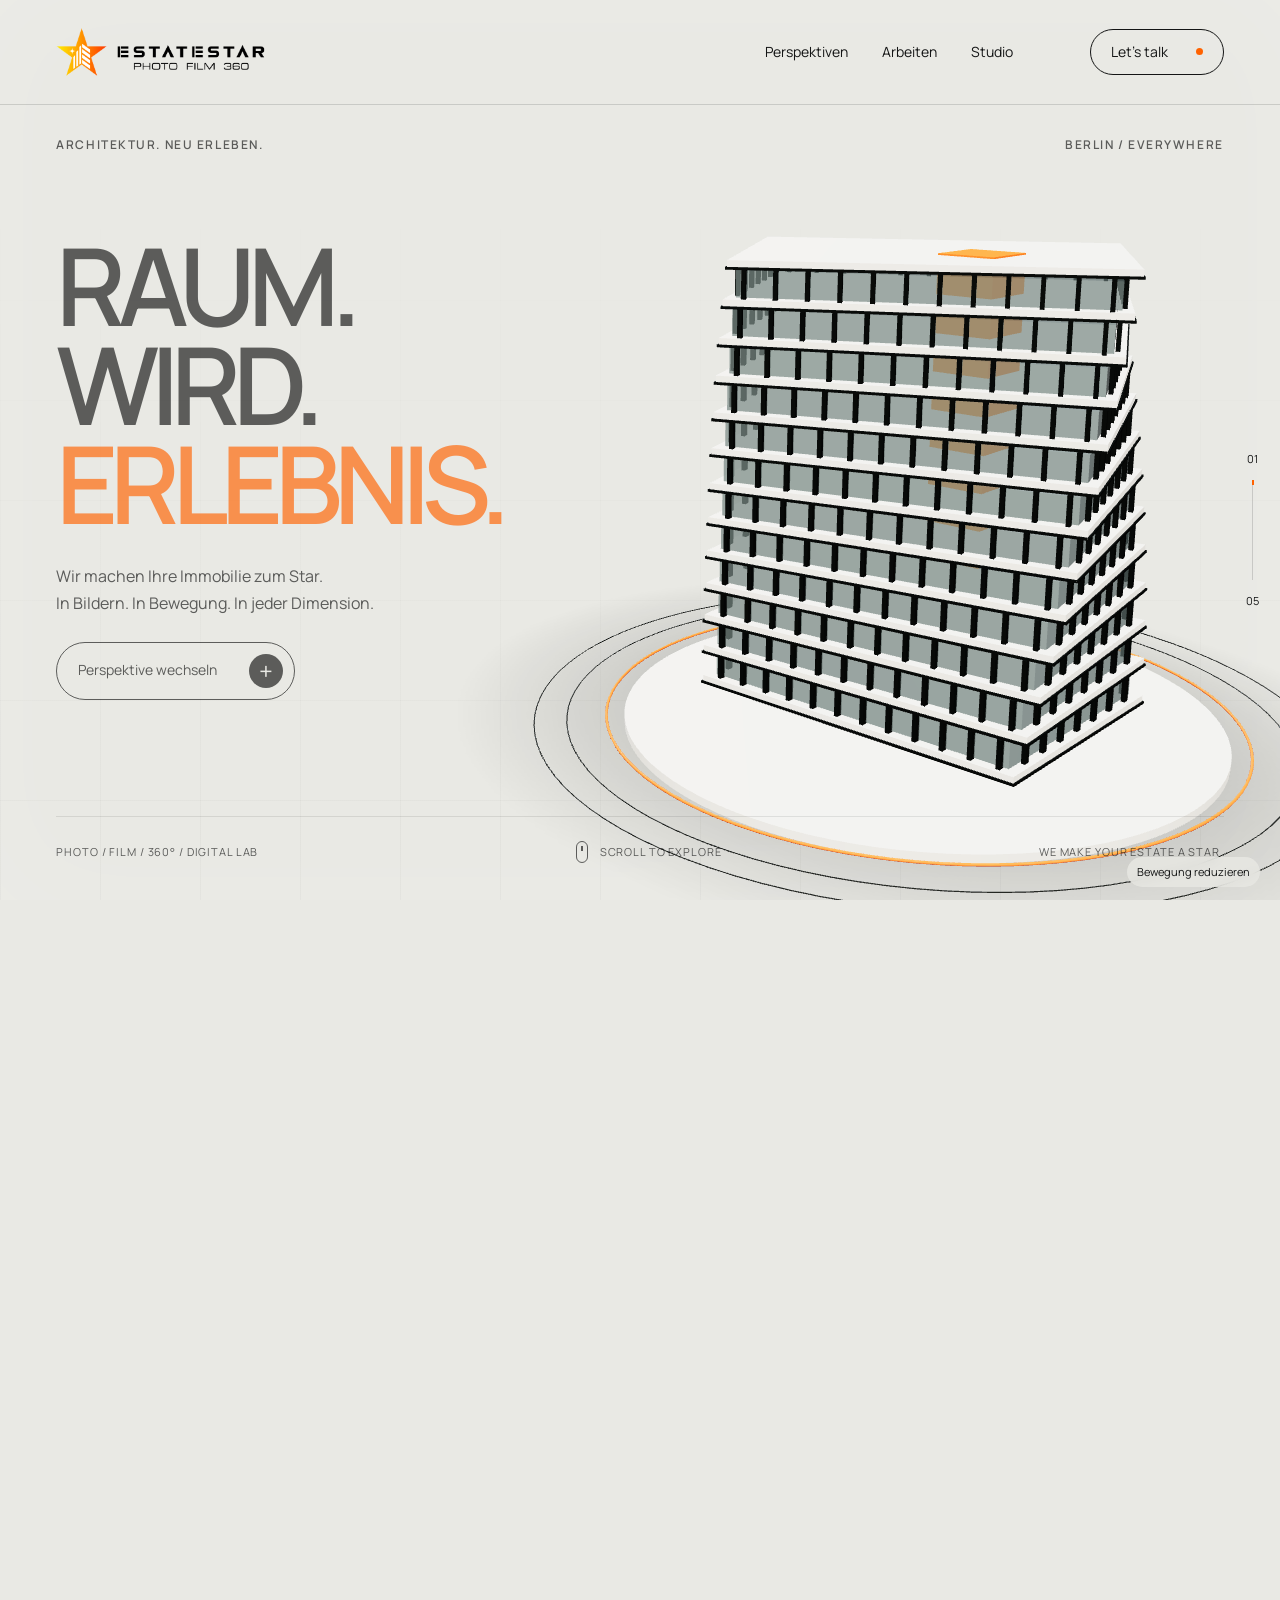
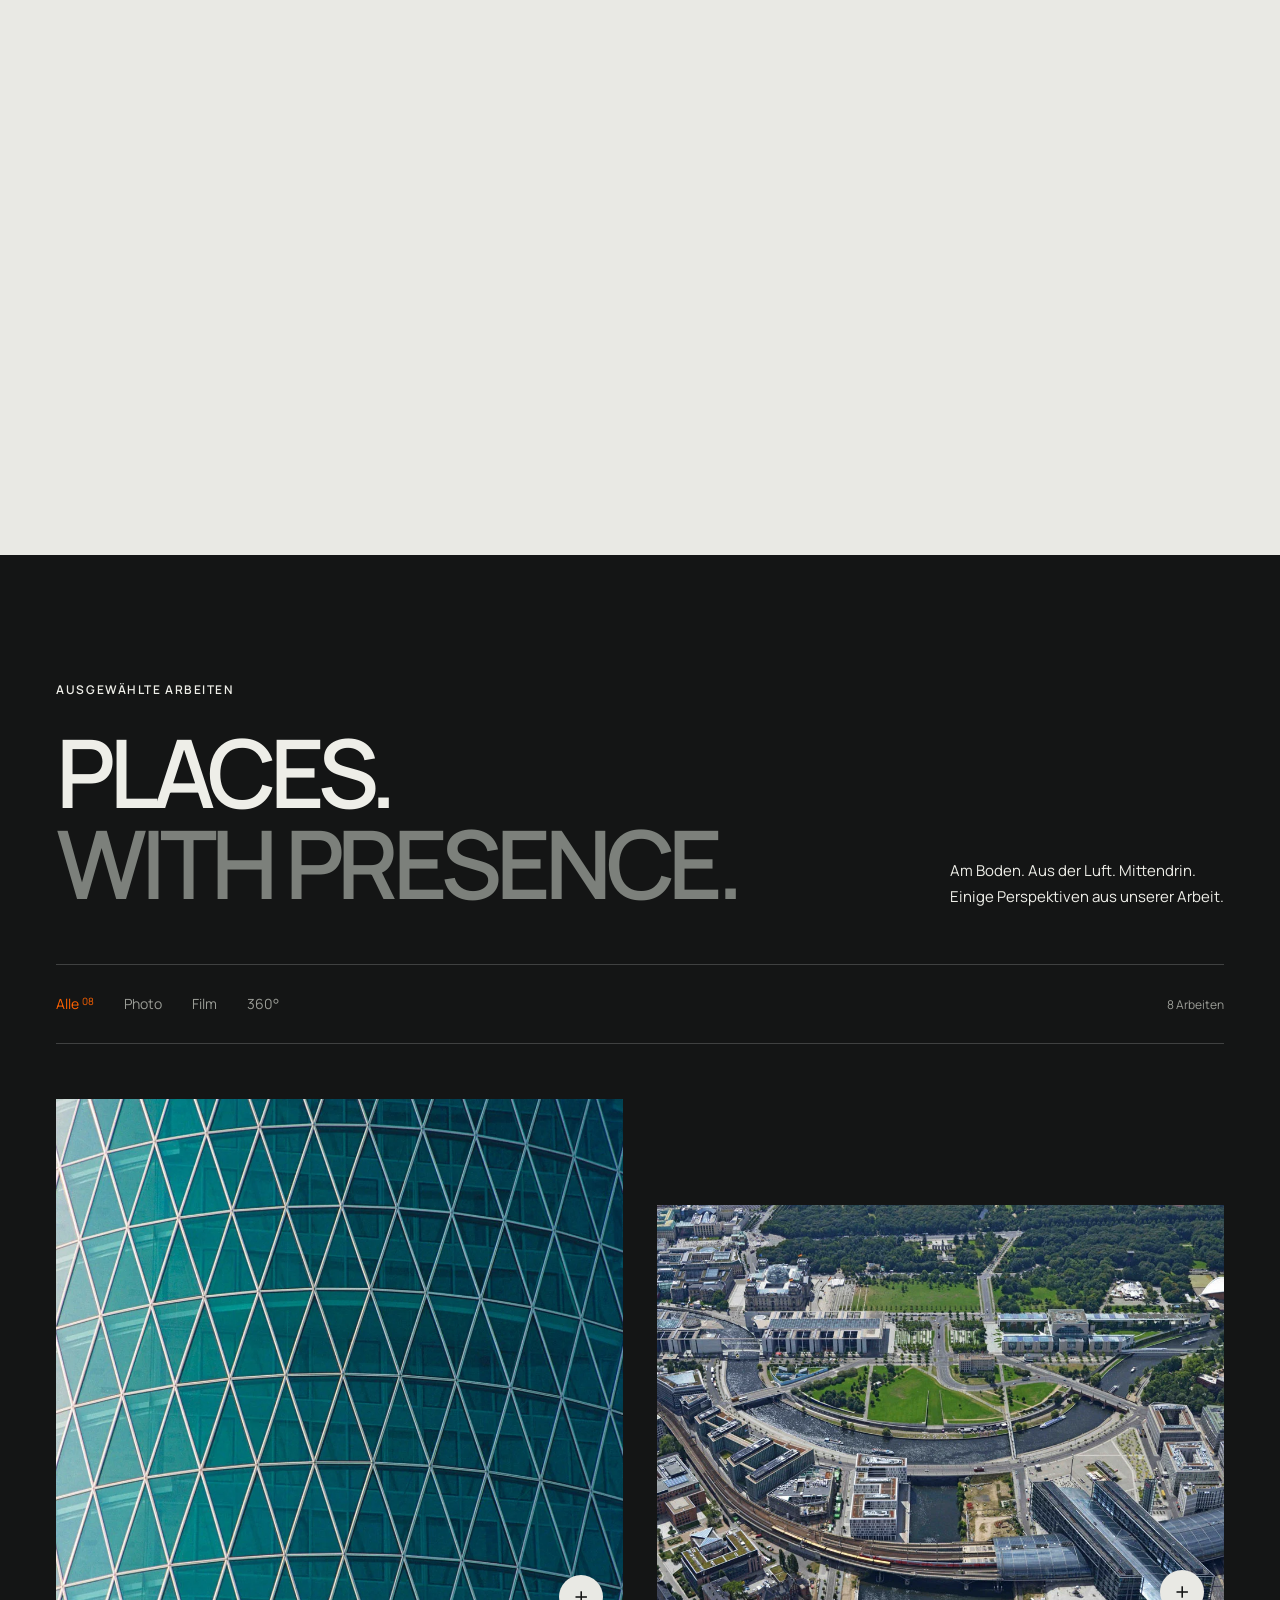
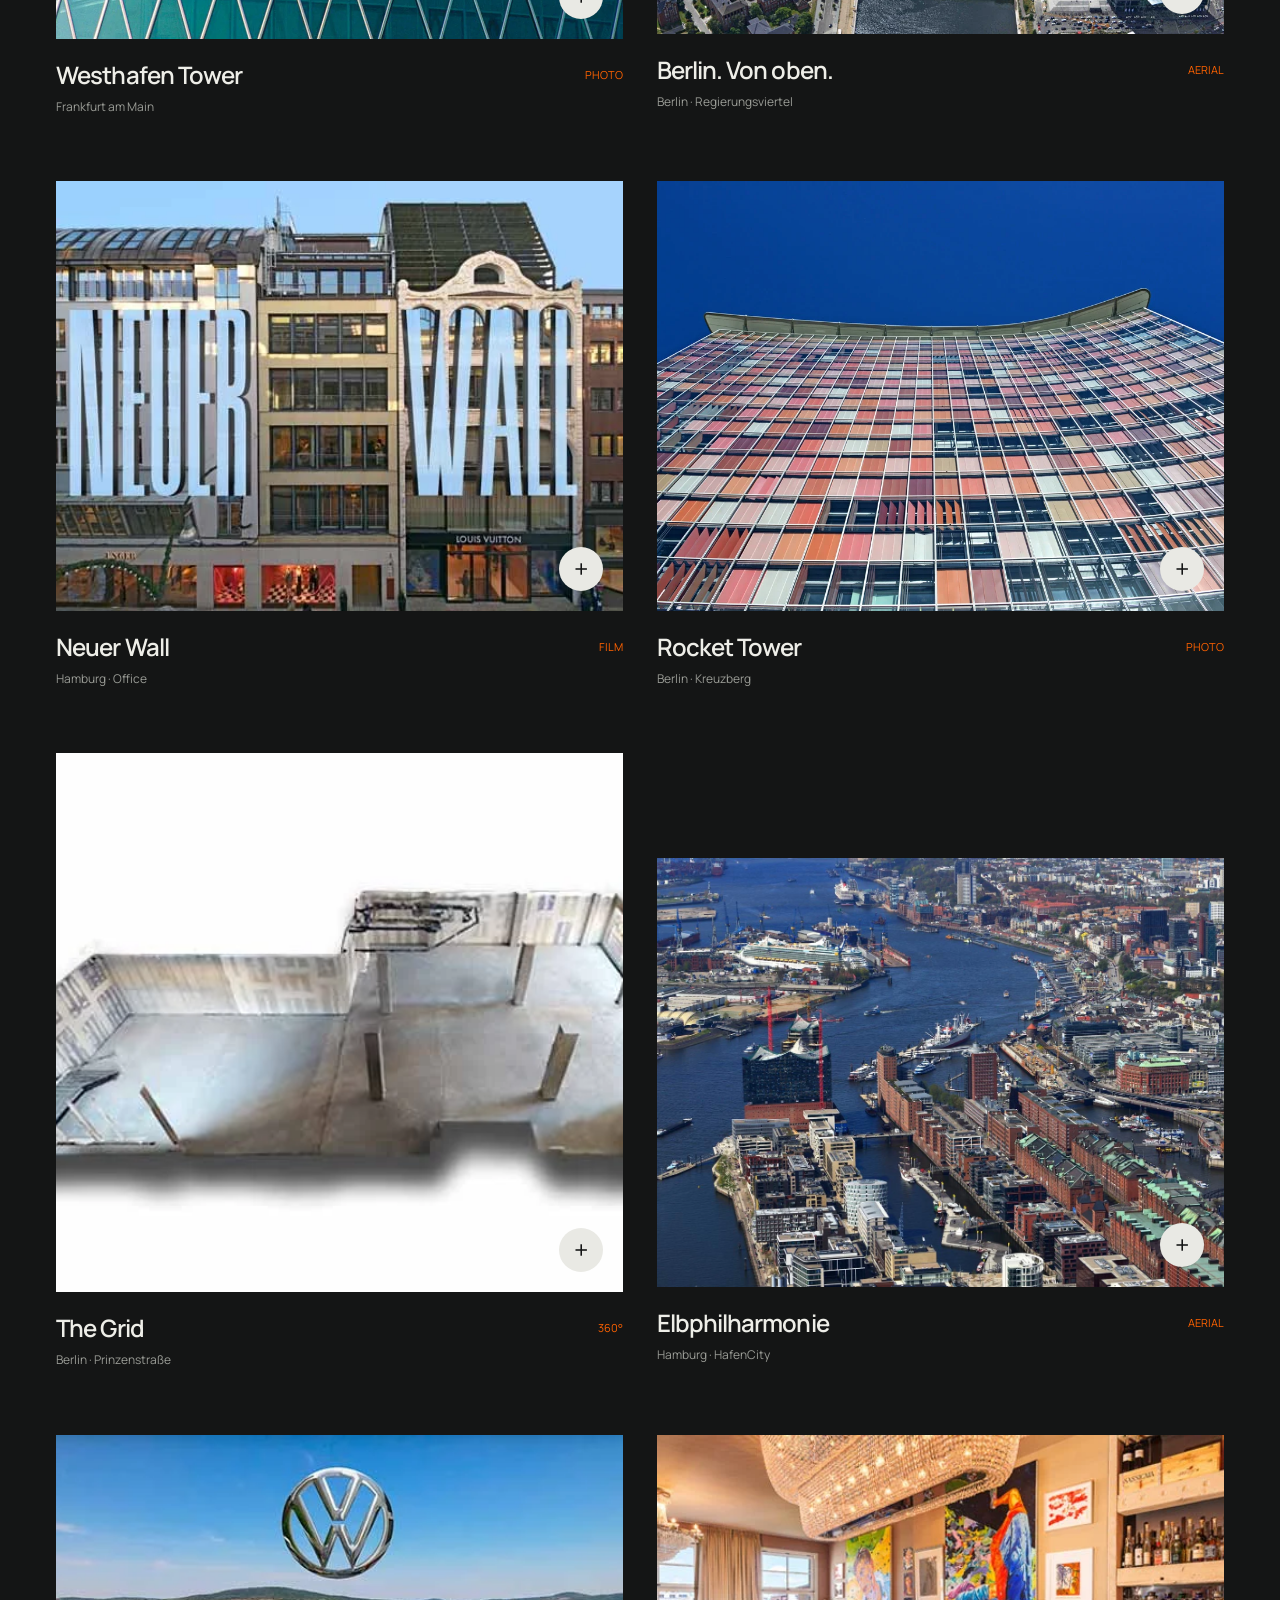
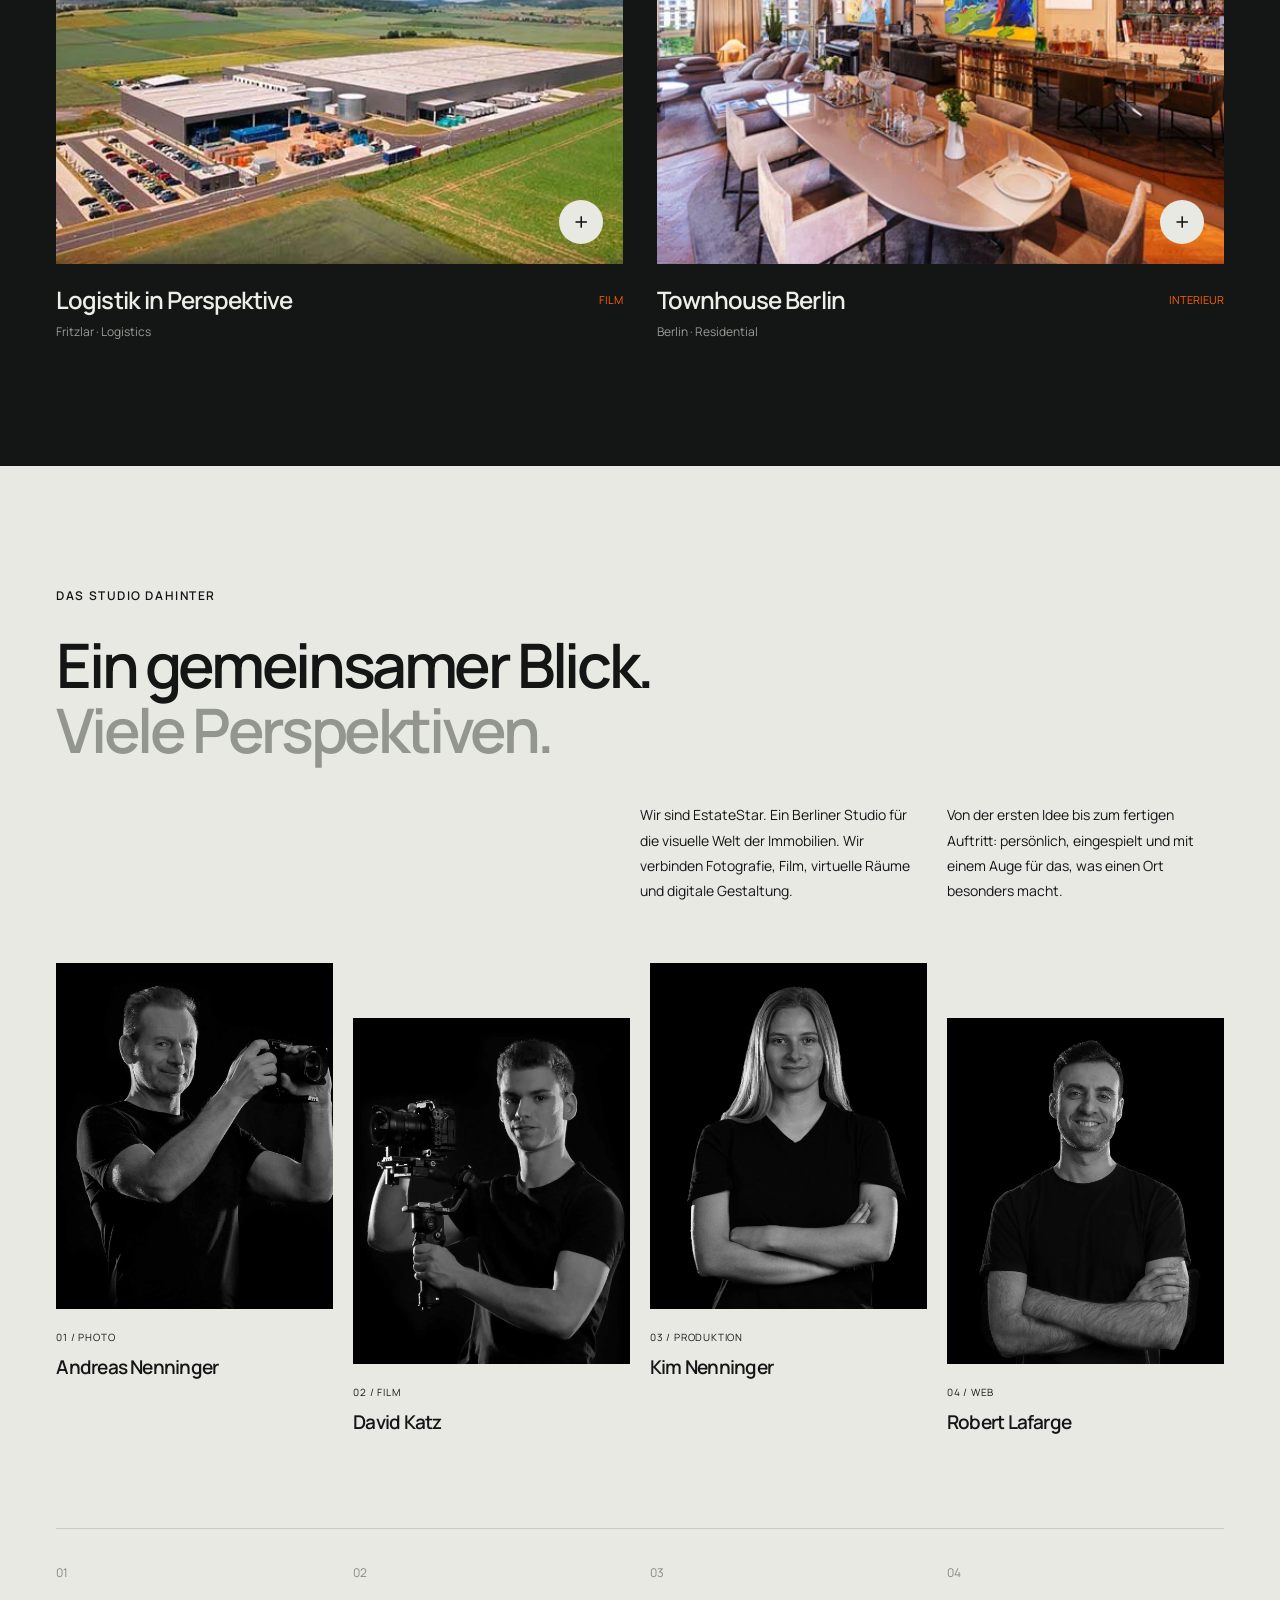
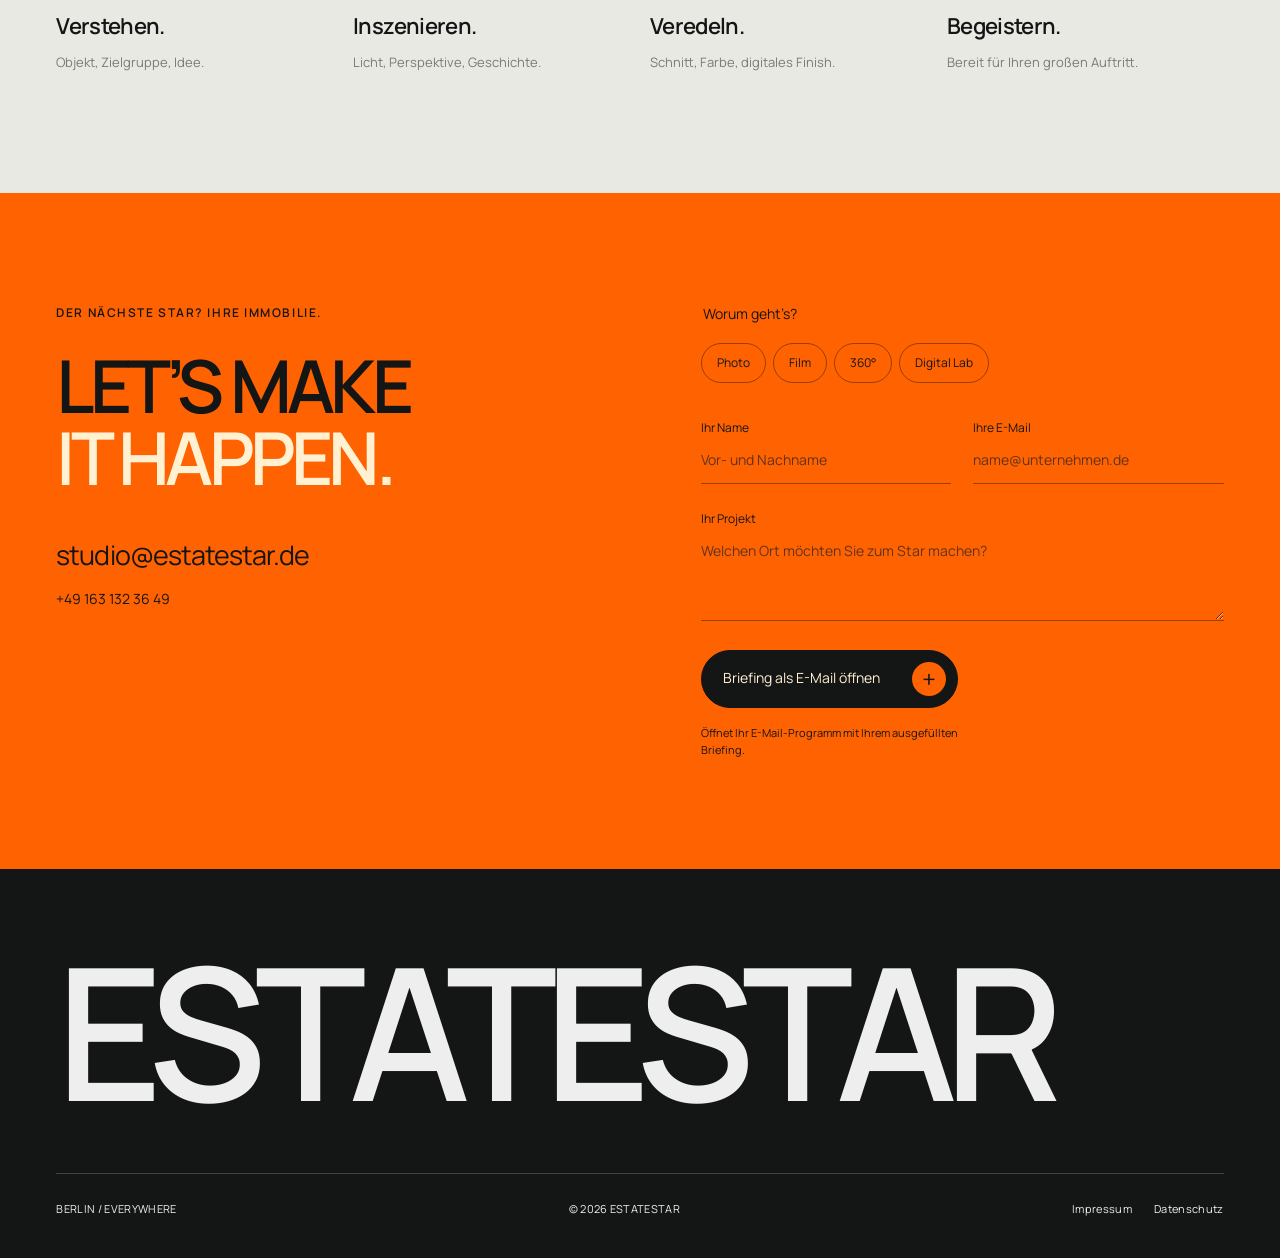
<file: entwurf-2/index.html>
<!doctype html>
<html lang="de">
<head>
<meta charset="utf-8"><meta name="viewport" content="width=device-width,initial-scale=1"><meta name="theme-color" content="#e9e9e4"><meta name="robots" content="noindex,nofollow">
<title>ESTATESTAR — Beyond Space</title><meta name="description" content="Wir machen Immobilien erlebbar. Architektur in Foto, Film und 360°. EstateStar, Berlin.">
<link rel="icon" type="image/svg+xml" href="data:image/svg+xml,%3Csvg xmlns='http://www.w3.org/2000/svg' viewBox='0 0 64 64'%3E%3Cpath d='M32 2 39 24H62L43 38 50 61 32 47 13 61 20 38 2 24H25Z' fill='%23ff6200'/%3E%3C/svg%3E">
<link rel="preload" href="assets/manrope-bold.ttf" as="font" type="font/ttf" crossorigin><link rel="stylesheet" href="styles.css"><script type="module" src="app.js"></script>
<meta property="og:type" content="website"><meta property="og:title" content="EstateStar — Entwurf 2: Beyond Space"><meta property="og:description" content="Raum wird Erlebnis. Die interaktive EstateStar-Website mit einer echten 3D-Scrollwelt."><meta property="og:image" content="https://davidkatz2305.github.io/estatestar-designs/preview-2.jpg"><meta property="og:locale" content="de_DE"><meta property="og:url" content="https://davidkatz2305.github.io/estatestar-designs/entwurf-2/"><link rel="canonical" href="https://davidkatz2305.github.io/estatestar-designs/entwurf-2/"></head>
<body>
<a class="skip" href="#main">Zum Inhalt</a>
<header class="header"><a class="brand" href="#raum" aria-label="EstateStar Startseite"><img src="assets/logo-dark.png" alt="EstateStar Photo Film 360" width="1367" height="300"></a><nav aria-label="Hauptnavigation"><a href="#photo">Perspektiven</a><a href="#arbeiten">Arbeiten</a><a href="#studio">Studio</a></nav><a class="header-contact" href="#kontakt">Let’s talk<span class="status-mark" aria-hidden="true"></span></a><button class="menu-toggle" aria-label="Menü öffnen" aria-controls="menu" aria-expanded="false"><span></span><span></span></button></header>
<nav id="menu" class="menu" hidden aria-label="Mobile Navigation"><a href="#photo">Perspektiven</a><a href="#arbeiten">Arbeiten</a><a href="#studio">Studio</a><a href="#kontakt">Kontakt</a></nav>
<main id="main">
<div class="journey" id="journey">
<div class="world-stage" aria-hidden="true"><div class="stage-grid"></div><canvas id="world"></canvas><div class="world-vignette"></div></div>
<section class="chapter hero" id="raum" data-chapter="0"><div class="chapter-inner"><div class="hero-kicker"><span>ARCHITEKTUR. NEU ERLEBEN.</span><span>BERLIN / EVERYWHERE</span></div><div class="hero-copy"><h1>RAUM.<br>WIRD.<br><span>ERLEBNIS.</span></h1><p>Wir machen Ihre Immobilie zum Star.<br>In Bildern. In Bewegung. In jeder Dimension.</p><a class="pill" href="#photo">Perspektive wechseln<span class="pill-icon" aria-hidden="true">+</span></a></div><img class="fallback-image" src="assets/westhafen-full.webp" alt="Westhafen Tower aus der Perspektive von EstateStar"><div class="hero-bottom"><span>PHOTO / FILM / 360° / DIGITAL LAB</span><span class="scroll-cue"><i></i> SCROLL TO EXPLORE</span><span>WE MAKE YOUR ESTATE A STAR.</span></div></div></section>
<section class="chapter photo-chapter" id="photo" data-chapter="1"><div class="chapter-inner"><div class="chapter-copy"><span class="eyebrow">01 / PHOTO</span><h2>CHARAKTER.<br>IN JEDEM<br><em>DETAIL.</em></h2><p>Linien, Licht und die Perspektive, die alles verändert. Wir zeigen, was Ihre Architektur besonders macht.</p><button class="pill" data-media="westhafen">Fotografie entdecken<span class="pill-icon" aria-hidden="true">+</span></button><div class="chapter-tags">ARCHITEKTUR / INTERIEUR / AERIAL</div></div><img class="fallback-image" src="assets/westhafen-full.webp" alt="Westhafen Tower in Frankfurt" loading="lazy"><span class="scene-caption">WESTHAFEN TOWER / FRANKFURT AM MAIN</span></div></section>
<section class="chapter film-chapter" id="film" data-chapter="2"><div class="chapter-inner"><div class="chapter-copy"><span class="eyebrow">02 / FILM</span><h2>JEDER ORT.<br>EINE<br><em>GESCHICHTE.</em></h2><p>Vom ersten Licht bis zum letzten Schnitt. Filme, die Räume fühlbar machen und im Kopf bleiben.</p><button class="pill" data-media="showreel">Showreel abspielen<span class="pill-icon play" aria-hidden="true">▷</span></button><div class="chapter-tags">KONZEPT / KAMERA / POSTPRODUKTION</div></div><img class="fallback-image" src="assets/hero-poster.webp" alt="Architektur aus dem EstateStar-Showreel" loading="lazy"><span class="scene-caption">ESTATESTAR / MOTION PICTURES</span></div></section>
<section class="chapter tour-chapter" id="rundgang" data-chapter="3"><div class="chapter-inner"><div class="chapter-copy"><span class="eyebrow">03 / 360°</span><h2>NICHT DAVOR.<br><em>MITTEN</em><br><em>DRIN.</em></h2><p>Die Tür ist offen. Erkunden Sie Räume, entdecken Sie Details und finden Sie Ihren eigenen Blickwinkel.</p><button class="pill" data-media="tour">The Grid betreten<span class="pill-icon" aria-hidden="true">+</span></button><div class="chapter-tags">VIRTUELLE TOUREN / DIGITALE RÄUME</div></div><img class="fallback-image" src="assets/tour.webp" alt="The Grid in Berlin" loading="lazy"><span class="scene-caption">THE GRID / BERLIN</span></div></section>
<section class="chapter lab-chapter" id="lab" data-chapter="4"><div class="chapter-inner"><div class="chapter-copy"><span class="eyebrow">04 / DIGITAL LAB</span><h2>WAS IST.<br>WAS<br><em>SEIN KANN.</em></h2><p>Eine andere Lichtstimmung. Ein neuer Himmel. Wir machen aus einer guten Aufnahme das passende Bild.</p><div class="lab-control"><label for="world-compare">Original <span>Digital Lab</span></label><input id="world-compare" type="range" min="0" max="100" value="50" aria-label="Vorher-nachher-Vergleich"><small>ZIEHEN UND VERGLEICHEN</small></div><div class="chapter-tags">RETOUCHE / SKY REPLACEMENT / STAGING</div></div><div class="fallback-image fallback-compare"><img src="assets/lab-before.webp" alt="Originalaufnahme mit bewölktem Himmel" loading="lazy"><img src="assets/lab-after.webp" alt="Bearbeitete Aufnahme mit blauem Himmel" loading="lazy"></div><span class="scene-caption">HAMBURG / SKY REPLACEMENT</span></div></section>

</div>
<section class="work-section" id="arbeiten"><div class="section-heading"><span class="eyebrow">AUSGEWÄHLTE ARBEITEN</span><h2>PLACES.<br><span>WITH PRESENCE.</span></h2><p>Am Boden. Aus der Luft. Mittendrin.<br>Einige Perspektiven aus unserer Arbeit.</p></div><div class="work-filters" role="group" aria-label="Portfolio filtern"><button data-filter="all" aria-pressed="true">Alle <sup>08</sup></button><button data-filter="photo" aria-pressed="false">Photo</button><button data-filter="film" aria-pressed="false">Film</button><button data-filter="tour" aria-pressed="false">360°</button><span id="work-status" aria-live="polite">8 Arbeiten</span></div><div class="work-grid" id="work-grid"></div></section>
<section class="studio-section" id="studio"><div class="studio-intro"><span class="eyebrow">DAS STUDIO DAHINTER</span><h2>Ein gemeinsamer Blick.<br><span>Viele Perspektiven.</span></h2><div class="studio-copy"><p>Wir sind EstateStar. Ein Berliner Studio für die visuelle Welt der Immobilien. Wir verbinden Fotografie, Film, virtuelle Räume und digitale Gestaltung.</p><p>Von der ersten Idee bis zum fertigen Auftritt: persönlich, eingespielt und mit einem Auge für das, was einen Ort besonders macht.</p></div></div><div class="team"><article><img src="assets/andreas.webp" alt="Andreas Nenninger mit Kamera" loading="lazy"><span>01 / PHOTO</span><h3>Andreas Nenninger</h3></article><article><img src="assets/david.webp" alt="David Katz mit Filmkamera" loading="lazy"><span>02 / FILM</span><h3>David Katz</h3></article><article><img src="assets/kim.webp" alt="Kim Nenninger" loading="lazy"><span>03 / PRODUKTION</span><h3>Kim Nenninger</h3></article><article><img src="assets/robert.webp" alt="Robert Lafarge" loading="lazy"><span>04 / WEB</span><h3>Robert Lafarge</h3></article></div><div class="process"><div><span>01</span><h3>Verstehen.</h3><p>Objekt, Zielgruppe, Idee.</p></div><div><span>02</span><h3>Inszenieren.</h3><p>Licht, Perspektive, Geschichte.</p></div><div><span>03</span><h3>Veredeln.</h3><p>Schnitt, Farbe, digitales Finish.</p></div><div><span>04</span><h3>Begeistern.</h3><p>Bereit für Ihren großen Auftritt.</p></div></div></section>
<section class="contact-section" id="kontakt"><div class="contact-title"><span class="eyebrow">DER NÄCHSTE STAR? IHRE IMMOBILIE.</span><h2>LET’S MAKE<br><span>IT HAPPEN.</span></h2><a class="contact-email" href="mailto:studio@estatestar.de">studio@estatestar.de</a><a class="phone" href="tel:+491631323649">+49 163 132 36 49</a></div><form id="brief-form"><fieldset><legend>Worum geht’s?</legend><label><input type="checkbox" name="service" value="Photo"><span>Photo</span></label><label><input type="checkbox" name="service" value="Film"><span>Film</span></label><label><input type="checkbox" name="service" value="360°"><span>360°</span></label><label><input type="checkbox" name="service" value="Digital Lab"><span>Digital Lab</span></label></fieldset><div class="form-row"><label>Ihr Name<input name="name" required autocomplete="name" placeholder="Vor- und Nachname"></label><label>Ihre E-Mail<input name="email" type="email" required autocomplete="email" placeholder="name@unternehmen.de"></label></div><label>Ihr Projekt<textarea name="project" required rows="3" placeholder="Welchen Ort möchten Sie zum Star machen?"></textarea></label><button class="pill submit" type="submit">Briefing als E-Mail öffnen<span class="pill-icon" aria-hidden="true">+</span></button><p class="form-note">Öffnet Ihr E-Mail-Programm mit Ihrem ausgefüllten Briefing.</p></form></section>
</main><footer><a class="footer-wordmark" href="#raum">ESTATESTAR</a><div><span>BERLIN / EVERYWHERE</span><span>© 2026 ESTATESTAR</span><nav><a href="https://estatestar.de/impressum" target="_blank" rel="noopener">Impressum</a><a href="https://estatestar.de/datenschutz" target="_blank" rel="noopener">Datenschutz</a></nav></div></footer>
<div class="journey-progress" aria-hidden="true"><span id="chapter-count">01</span><div><i></i></div><span>05</span></div>
<button class="motion-button" id="motion-toggle" aria-pressed="false">Bewegung reduzieren</button>
<dialog id="media-dialog" aria-labelledby="dialog-title"><div class="dialog-heading"><div><span id="dialog-kind">ESTATESTAR</span><h2 id="dialog-title">Ein neuer Blick.</h2></div><button id="close-dialog" aria-label="Ansicht schließen">×</button></div><div id="dialog-content"></div><p id="dialog-caption"></p></dialog>
</body></html>
</file>
<file: entwurf-1/styles.css>
@font-face{font-family:Manrope;src:url('assets/manrope-regular.ttf') format('truetype');font-style:normal;font-weight:400;font-display:swap}
@font-face{font-family:Manrope;src:url('assets/manrope-semibold.ttf') format('truetype');font-style:normal;font-weight:500 600;font-display:swap}
@font-face{font-family:Manrope;src:url('assets/manrope-bold.ttf') format('truetype');font-style:normal;font-weight:700 900;font-display:swap}
:root{--ink:#101310;--paper:#f3f4ef;--orange:#ff6b3b;--gray:#a9ada6;--line:rgba(243,244,239,.2);--pad:clamp(24px,5vw,100px);--font:Manrope,Arial,sans-serif}
.decorative-star{display:block;width:1em;height:1em;fill:currentColor;flex-shrink:0}
*{box-sizing:border-box}html{scroll-behavior:smooth;scroll-padding-top:100px}body{margin:0;color:var(--paper);background:var(--ink);font-family:var(--font);font-size:16px;line-height:1.6;-webkit-font-smoothing:antialiased}body:has(dialog[open]),body.menu-open{overflow:hidden}button,input,textarea{font:inherit}button,a,input,textarea,summary{-webkit-tap-highlight-color:transparent}a{color:inherit;text-decoration:none}button{color:inherit;cursor:pointer}button:disabled{opacity:.35;cursor:default}button{border:0}img{display:block;max-width:100%;height:auto}button:focus-visible,a:focus-visible,input:focus-visible,textarea:focus-visible,summary:focus-visible,[tabindex]:focus-visible{outline:3px solid var(--orange);outline-offset:6px}::selection{background:var(--orange);color:var(--ink)}h1,h2,h3,p{margin:0}h2{font-size:clamp(2.5rem,4.35vw,5.3rem);font-weight:500;letter-spacing:-.055em;line-height:1.12}h3{font-weight:500;letter-spacing:-.035em}p{font-size:1rem;line-height:1.75}button{background:transparent}em{font-style:normal;color:var(--orange)}[hidden]{display:none!important}.sr-only{position:absolute;width:1px;height:1px;padding:0;margin:-1px;overflow:hidden;clip:rect(0,0,0,0);white-space:nowrap;border:0}.skip-link{position:fixed;top:-100px;left:24px;z-index:200;background:var(--orange);color:var(--ink);padding:14px 22px}.skip-link:focus{top:20px}.progress{position:fixed;top:0;left:0;height:3px;width:100%;transform:scaleX(0);transform-origin:left;background:var(--orange);z-index:110}
.header{position:absolute;top:0;left:0;right:0;display:flex;align-items:center;justify-content:space-between;gap:30px;padding:28px var(--pad);z-index:50;border-bottom:1px solid var(--line);transition:background .35s,padding .35s}.header.sticky{position:fixed;padding-top:16px;padding-bottom:16px;background:rgba(16,19,16,.94);backdrop-filter:blur(18px);animation:headerIn .3s ease}.brand{display:block;width:225px;flex-shrink:0}.brand img{width:100%;height:auto}.desktop-nav{display:flex;gap:36px;font-size:.875rem}.desktop-nav a{padding:10px 0;position:relative}.desktop-nav a:after{content:"";position:absolute;bottom:3px;left:0;width:100%;height:1px;background:var(--orange);transform:scaleX(0);transform-origin:left;transition:transform .3s}.desktop-nav a:hover:after{transform:scaleX(1)}.button{display:inline-flex;align-items:center;justify-content:center;gap:26px;padding:16px 24px;border-radius:100px;font-size:.875rem;font-weight:600;line-height:1.3;min-height:50px;transition:background .25s,color .25s,transform .25s}.button:hover{transform:translateY(-2px)}.header-cta{border:1px solid rgba(255,255,255,.6)}.header-cta:hover{background:var(--orange);border-color:var(--orange);color:var(--ink)}.button-dot{display:block;width:7px;height:7px;border-radius:50%;background:var(--orange)}.header-cta:hover .button-dot{background:var(--ink)}.menu-toggle{display:none;width:48px;height:48px;padding:10px}.menu-toggle span{display:block;height:1px;background:var(--paper);margin:7px 0;transition:transform .3s}.menu-toggle[aria-expanded=true] span:first-child{transform:translateY(4px) rotate(45deg)}.menu-toggle[aria-expanded=true] span:last-child{transform:translateY(-4px) rotate(-45deg)}.mobile-menu{position:fixed;inset:0;z-index:40;background:var(--ink);padding:140px var(--pad) 40px;display:flex;flex-direction:column;justify-content:center;gap:16px}.mobile-menu a{display:flex;justify-content:space-between;font-size:2.5rem;letter-spacing:-.05em;border-bottom:1px solid var(--line);padding:8px 0}.mobile-menu a span{font-size:.875rem;color:var(--orange)}.mobile-menu p{margin-top:24px;color:var(--gray);font-size:.75rem;letter-spacing:.12em}
.hero{min-height:800px;height:100svh;max-height:1200px;position:relative;display:flex;flex-direction:column;justify-content:center;overflow:hidden;background:#293a3c}.hero-media,.hero-shade,.hero-poster,.hero video{position:absolute;inset:0;width:100%;height:100%;object-fit:cover}.hero-media{transform:scale(1.025);will-change:transform}.hero video{opacity:0;transition:opacity 1s}.hero video.playing{opacity:1}.hero-shade{background:linear-gradient(90deg,rgba(10,17,14,.55),rgba(10,17,14,.08)),linear-gradient(0deg,rgba(10,17,14,.76),transparent 38%,rgba(10,17,14,.25))}.hero-content{position:relative;z-index:1;padding:150px var(--pad) 120px}.hero-eyebrow{display:flex;justify-content:space-between;font-size:.75rem;letter-spacing:.16em;margin-bottom:30px;font-weight:600}.hero h1{font-size:clamp(5rem,9.5vw,11.8rem);line-height:.97;letter-spacing:-.058em;font-weight:600;max-width:1150px}.hero h1>span{display:block;animation:heroIn 1s both}.hero h1>span:nth-child(2){animation-delay:.12s}.hero h1>span:nth-child(3){animation-delay:.24s}.hero .last-line{display:flex;align-items:center;gap:22px}.star{font-family:Arial,sans-serif;font-size:1.1em;line-height:.8;color:var(--orange);display:inline-block;font-weight:400;animation:slow-spin 26s linear infinite}.period{color:var(--orange);margin-left:-18px}.hero-description{margin-top:36px;display:flex;align-items:center;justify-content:space-between;max-width:1000px}.hero-description p{font-size:clamp(1rem,1.5vw,1.25rem);line-height:1.55}.reel-button{display:flex;align-items:center;gap:17px;text-align:left;font-size:.95rem;padding:5px}.reel-button small{display:block;font-size:.75rem;letter-spacing:.12em;margin-top:3px;color:#dde1db}.play-icon{height:58px;width:58px;display:grid;place-content:center;border:1px solid rgba(255,255,255,.6);border-radius:50%;font-size:.8rem;padding-left:3px;transition:background .25s,transform .25s}.reel-button:hover .play-icon{background:var(--orange);color:var(--ink);border-color:var(--orange);transform:scale(1.08)}.hero-bottom{position:absolute;z-index:1;bottom:0;left:var(--pad);right:var(--pad);border-top:1px solid rgba(255,255,255,.38);padding:24px 0;display:flex;justify-content:space-between;align-items:center;gap:18px;font-size:.75rem;letter-spacing:.09em}.hero-bottom>a{display:flex;align-items:center;gap:20px;font-size:.8rem;letter-spacing:0}.hero-bottom>span{opacity:.75}.scroll-indicator{display:inline-block;height:22px;width:13px;border:1px solid #aaa;border-radius:10px;position:relative}.scroll-indicator:after{content:"";position:absolute;top:5px;left:5px;width:1px;height:5px;background:#fff;animation:scrollDot 1.8s infinite}.hero-bottom button{font-size:.875rem;display:flex;gap:8px;padding:10px 0 10px 12px;min-width:72px}
.ticker{overflow:hidden;background:var(--orange);color:var(--ink);border-bottom:1px solid var(--ink);padding:20px 0}.ticker-track{display:flex;width:max-content;align-items:center;gap:50px;animation:marquee 36s linear infinite;font-size:1.125rem;font-weight:700;letter-spacing:.06em;line-height:1}.ticker i{font-style:normal;font-size:2rem}.section-pad{padding:110px var(--pad)}.section-label{display:flex;gap:22px;align-items:center;font-size:.75rem;letter-spacing:.14em;font-weight:600;line-height:1.4;margin-bottom:35px}.section-label>span:first-child{color:var(--orange)}.tiny-star{font-size:1.5rem;line-height:1}.muted{color:#777e73}.intro{background:var(--paper);color:var(--ink)}.intro-body{display:grid;grid-template-columns:1.2fr 1fr;gap:8%;align-items:start}.intro h2{font-size:clamp(2.6rem,4.7vw,5.4rem)}.intro-copy{padding-top:8px;max-width:520px}.intro-copy p:first-child{font-size:1.25rem;line-height:1.55;margin-bottom:22px;letter-spacing:-.025em}.intro-copy p+p{color:#586052}.text-link{display:inline-flex;align-items:center;justify-content:space-between;gap:35px;font-size:.875rem;font-weight:600;border-bottom:1px solid currentColor;padding:10px 0;margin-top:25px}.text-link span{font-size:1.3rem;line-height:1;color:var(--orange);transition:transform .25s}.text-link:hover span{transform:rotate(90deg)}.intro-meta{margin-top:75px;padding-top:28px;border-top:1px solid #cdd0c5;display:flex;justify-content:space-between;gap:20px;font-size:.75rem;letter-spacing:.16em;color:#596050;font-weight:600}
.work{overflow:hidden;padding-bottom:70px}.section-top{display:flex;justify-content:space-between;align-items:flex-end;gap:45px;margin-bottom:55px}.section-top>p{max-width:300px;color:var(--gray);font-size:1rem;padding-bottom:6px}.section-top h2{max-width:900px}.work-toolbar{display:flex;align-items:center;justify-content:space-between;gap:25px;margin-bottom:28px}.filters{display:flex;gap:8px;flex-wrap:wrap}.filters button{padding:12px 23px;border:1px solid #4c5149;border-radius:100px;font-size:.875rem;transition:background .25s,color .25s}.filters button:hover{border-color:var(--orange)}.filters button.active{background:var(--paper);color:var(--ink);border-color:var(--paper)}.filters sup{font-size:.75rem;margin-left:7px;vertical-align:super}.slider-controls{display:flex;gap:12px;align-items:center;flex-shrink:0}.slider-controls>span{font-size:.75rem;margin-right:15px;color:var(--gray);font-variant-numeric:tabular-nums}.round-button{display:grid;place-content:center;width:46px;height:46px;border:1px solid #62665e;border-radius:50%;font-family:Arial,sans-serif;font-size:1.8rem;line-height:1;transition:background .2s,color .2s}.round-button:hover{background:var(--orange);color:var(--ink);border-color:var(--orange)}.work-slider{display:flex;gap:28px;overflow-x:auto;scroll-snap-type:x mandatory;scrollbar-width:none;margin-right:calc(-1 * var(--pad));padding:0 var(--pad) 18px 0;overscroll-behavior-x:contain;cursor:grab;touch-action:pan-x pan-y}.work-slider::-webkit-scrollbar{display:none}.work-slider.dragging{cursor:grabbing;scroll-snap-type:none;user-select:none}.project{flex:0 0 65%;min-width:0;scroll-snap-align:start;text-align:left;padding:0;cursor:pointer}.project-picture{overflow:hidden;aspect-ratio:1.6;position:relative;background:#222821}.project-picture img{width:100%;height:100%;object-fit:cover;transition:transform .8s cubic-bezier(.2,.7,.3,1),filter .8s;pointer-events:none}.project:hover .project-picture img{transform:scale(1.04)}.project-type{position:absolute;top:22px;left:22px;padding:6px 14px;background:rgba(16,19,16,.8);backdrop-filter:blur(12px);border:1px solid #ffffff40;border-radius:100px;font-size:.75rem;letter-spacing:.08em}.project-open{position:absolute;right:22px;bottom:22px;width:48px;height:48px;border-radius:50%;display:grid;place-content:center;background:var(--paper);color:var(--ink);font-size:1.4rem;transition:background .25s}.project:hover .project-open{background:var(--orange)}.project-info{display:flex;justify-content:space-between;align-items:start;gap:20px;padding-top:22px}.project h3{font-size:1.4rem;font-weight:500}.project-info p{font-size:.75rem;color:var(--gray);margin-top:4px}.project-info>span{font-size:.75rem;color:#838a7e;padding-top:7px}.work-foot{display:flex;justify-content:space-between;margin-top:26px;border-top:1px solid var(--line);padding-top:22px;font-size:.75rem;color:var(--gray)}.work-foot>span:last-child{letter-spacing:.1em;font-size:.75rem}
.services{background:var(--paper);color:var(--ink)}.services .section-top>p{color:#66705e}.services-layout{display:grid;grid-template-columns:.92fr 1.08fr;gap:8%}.service-image{position:relative;aspect-ratio:4/5;overflow:hidden;background:#bcc5bb;align-self:start}.service-image>img{width:100%;height:100%;object-fit:cover;transition:opacity .2s;filter:saturate(.9)}.image-index{position:absolute;bottom:0;left:0;right:0;padding:24px;color:white;font-size:.75rem;letter-spacing:.14em;display:flex;justify-content:space-between;background:linear-gradient(transparent,rgba(0,0,0,.55))}.image-cross{position:absolute;top:18px;left:22px;color:white;font-size:2rem;font-weight:400;line-height:1}.service{border-top:1px solid #b8beb1}.service:last-child{border-bottom:1px solid #b8beb1}.service summary{display:flex;align-items:center;gap:22px;list-style:none;cursor:pointer;padding:25px 0;min-height:100px}.service summary::-webkit-details-marker{display:none}.service-num{font-size:.75rem;color:#6e7565;min-width:20px}.service h3{font-size:clamp(2rem,3.25vw,4rem);line-height:1.1}.service-plus{margin-left:auto;font-size:1.75rem;color:#555f4f;font-weight:400;transition:transform .3s}.service[open] .service-plus{transform:rotate(45deg);color:#ca4418}.service[open] h3{color:#c64d24}.service-body{padding:0 10px 34px 42px;animation:fade .35s}.service-body p{color:#57614f;max-width:480px;line-height:1.7}.tags{display:flex;flex-wrap:wrap;gap:7px;margin-top:20px}.tags span{border:1px solid #bfc6b6;padding:5px 10px;border-radius:100px;font-size:.75rem}.service .text-link{margin-top:16px}
.immersive{min-height:720px;overflow:hidden;position:relative;display:grid;grid-template-columns:1fr 1fr;align-items:center;padding:110px var(--pad);background:#1d261d}.immersive:before{content:"";position:absolute;inset:0;background-image:linear-gradient(#ffffff06 1px,transparent 1px),linear-gradient(90deg,#ffffff06 1px,transparent 1px);background-size:80px 80px;mask-image:linear-gradient(90deg,transparent,black)}.immersive-copy{position:relative;z-index:2}.immersive h2{font-size:clamp(2.5rem,4.25vw,5rem)}.immersive p{max-width:440px;color:#bec6b7;margin:28px 0 30px}.light-button{background:var(--paper);color:var(--ink)}.light-button:hover{background:var(--orange)}.light-button:hover .button-dot{background:var(--ink)}.tour-caption{display:block;margin-top:24px;letter-spacing:.12em;color:#8e9a84;font-size:.75rem}.depth-stage{position:relative;height:490px;perspective:1000px;transform-style:preserve-3d;isolation:isolate}.depth-card{position:absolute;transform-style:preserve-3d;overflow:hidden;border:1px solid #ffffff50;box-shadow:10px 30px 80px #0007;transition:transform .5s ease-out}.depth-back{width:70%;height:46%;left:21%;top:8%;transform:rotateX(6deg) rotateY(-17deg) rotateZ(8deg) translateZ(-50px);opacity:.7}.depth-back img{width:100%;height:100%;object-fit:cover}.depth-main{width:91%;height:57%;top:30%;left:5%;transform:rotateX(8deg) rotateY(-15deg) rotateZ(-7deg);background:#f5f6f0}.depth-main img{width:100%;height:calc(100% - 45px);object-fit:contain}.depth-main>span{display:flex;align-items:center;justify-content:space-between;color:#1d261d;border-top:1px solid #c8cbbc;padding:14px;font-size:.75rem;font-weight:700;letter-spacing:.12em}.depth-main i{font-style:normal;font-weight:400}.depth-tag{position:absolute;z-index:3;right:-2%;top:10%;width:146px;height:170px;background:var(--orange);color:var(--ink);padding:20px;display:flex;flex-direction:column;justify-content:space-between;transform:rotate(9deg) translateZ(60px);box-shadow:0 15px 25px #0002}.depth-tag span{font-size:.75rem;letter-spacing:.06em;line-height:1.5}.depth-tag b{font-size:3.5rem;line-height:1;letter-spacing:-.07em}.orbit{position:absolute;width:125%;height:72%;border:1px solid #72816a40;border-radius:50%;top:19%;left:-9%;transform:rotate(-34deg)}.orbit-two{transform:rotate(36deg);height:85%;top:10%}.depth-cross{position:absolute;bottom:1%;left:12%;font-size:4rem;font-weight:400;color:var(--orange)}
.lab{background:var(--paper);color:var(--ink)}.lab-text{max-width:380px;padding-bottom:8px}.lab-text p{color:#505d48}.small-note{display:block;font-size:.75rem;color:#6d7664;margin-top:18px}.comparison{aspect-ratio:16/9;position:relative;overflow:hidden;--split:50%;background:#c6cbbb;max-height:750px}.comparison>img,.comparison-after,.comparison-after img{position:absolute;inset:0;height:100%;width:100%;object-fit:cover}.comparison-after{clip-path:inset(0 0 0 var(--split))}.comparison input{position:absolute;inset:0;width:100%;height:100%;opacity:0;cursor:ew-resize;margin:0;z-index:5}.comparison:focus-within{outline:3px solid var(--orange);outline-offset:6px}.comparison-label{position:absolute;top:24px;z-index:3;padding:8px 14px;font-size:.75rem;letter-spacing:.12em;background:var(--ink);color:var(--paper)}.before-label{left:24px}.after-label{right:24px;background:var(--orange);color:var(--ink)}.comparison-handle{position:absolute;top:0;bottom:0;left:var(--split);width:2px;background:white;z-index:4;box-shadow:0 0 10px #0002}.comparison-handle span{position:absolute;top:50%;left:50%;transform:translate(-50%,-50%);display:grid;place-content:center;width:60px;height:60px;border-radius:50%;background:var(--paper);color:var(--ink);box-shadow:0 3px 15px #0002;font-size:1.2rem}.comparison-foot{display:flex;justify-content:space-between;gap:20px;margin-top:20px;font-size:.8rem;color:#606b56}.comparison-foot span:last-child{font-size:.75rem;letter-spacing:.1em}
.process{background:#dfe5d8;color:var(--ink)}.process .section-label span{color:#bc431d}.process-heading{display:flex;justify-content:space-between;align-items:flex-end;gap:50px}.process-heading p{color:#54614c}.process-grid{display:grid;grid-template-columns:repeat(4,1fr);gap:0;margin-top:65px}.process-grid article{border-top:1px solid #9faa94;position:relative;padding:30px 28px 0 0}.process-grid article:before{content:"";position:absolute;top:-4px;left:0;width:7px;height:7px;background:#9faa94;border-radius:50%;transition:background .5s}.process-grid article.in-view:before{background:#bc431d}.process-grid h3{font-size:1.5rem;margin:14px 0}.process-grid p{color:#54614c;font-size:.9rem;max-width:260px}.step{font-size:.75rem;color:#79856e}
.team-grid{display:grid;grid-template-columns:repeat(4,1fr);gap:25px}.portrait{position:relative;aspect-ratio:3/3.65;overflow:hidden;background:#1d201b}.portrait img{width:100%;height:100%;object-fit:cover;filter:grayscale(1);transition:filter .6s,transform .6s}.person:hover .portrait img{filter:grayscale(0);transform:scale(1.03)}.portrait>span{position:absolute;top:15px;left:16px;font-size:.75rem;color:#adb3a4}.person h3{font-size:1.1rem;letter-spacing:-.02em;margin-top:24px}.person-role{font-size:.75rem;letter-spacing:.06em;color:var(--orange);margin-top:7px}.person p:last-child{font-size:.85rem;color:#909b86;margin-top:15px;line-height:1.7}
.contact{background:var(--orange);color:var(--ink)}.contact .section-label span{color:var(--ink)}.contact-heading{display:flex;justify-content:space-between;align-items:center;border-bottom:1px solid #10131040;padding-bottom:50px}.contact h2{font-size:clamp(3.5rem,7.9vw,10rem);line-height:.97;font-weight:600;letter-spacing:-.06em}.contact h2 span{color:#f8f1e6}.contact-star{font-family:Arial,sans-serif;font-size:clamp(9rem,23vw,22rem);line-height:1;animation:slow-spin 40s linear infinite}.contact-grid{display:grid;grid-template-columns:1fr 1.2fr;gap:9%;padding-top:50px}.contact-info p{margin-bottom:30px;line-height:1.6}.contact-info>a{display:block;width:fit-content;font-size:1.1rem}.contact-info .email-link{font-size:clamp(1.2rem,2.1vw,2rem);letter-spacing:-.04em;border-bottom:1px solid var(--ink);margin-bottom:14px}form fieldset{border:0;padding:0;margin:0 0 26px}form legend,form>label,.form-row label{font-size:.75rem;font-weight:600;display:block;width:100%}.brief-options{display:flex;gap:8px;flex-wrap:wrap;margin-top:13px}.brief-options label{cursor:pointer}.brief-options input{position:absolute;opacity:0;pointer-events:none}.brief-options span{display:block;border:1px solid #10131060;padding:8px 17px;border-radius:100px;font-size:.75rem;font-weight:400;transition:background .2s,color .2s}.brief-options input:checked+span{background:var(--ink);color:var(--paper)}.brief-options input:focus-visible+span{outline:3px solid white;outline-offset:3px}.form-row{display:grid;grid-template-columns:1fr 1fr;gap:22px;margin-bottom:22px}form input:not([type=checkbox]),form textarea{display:block;width:100%;padding:12px 0;background:transparent;border:0;border-bottom:1px solid #10131060;color:var(--ink);font-size:.9rem;font-weight:400;border-radius:0;resize:vertical}form input::placeholder,form textarea::placeholder{color:#672b16;opacity:.85}form input:focus-visible,form textarea:focus-visible{outline:2px solid var(--ink);outline-offset:4px}.form-bottom{display:flex;align-items:center;gap:22px;justify-content:space-between;margin-top:26px}.form-bottom>span{font-size:.75rem;line-height:1.5;max-width:220px;color:#5b2818}.dark-button{background:var(--ink);color:var(--paper);flex-shrink:0;gap:15px}.dark-button:hover{background:#35432b}.form-status{font-size:.8rem;margin-top:15px;min-height:0}.form-status:empty{display:none}
.footer{padding:60px var(--pad) 28px}.footer-brand{display:flex;align-items:center;justify-content:space-between;gap:20px;font-size:clamp(2.5rem,10.1vw,13rem);line-height:1;letter-spacing:-.065em;font-weight:600;padding-bottom:48px}.footer-brand>span{font-family:Arial,sans-serif;color:var(--orange);font-size:1.05em;font-weight:400}.footer-bottom{display:flex;align-items:center;justify-content:space-between;gap:25px;font-size:.75rem;color:#9aa18f;border-top:1px solid var(--line);padding-top:24px}.footer-bottom>span:nth-child(2){letter-spacing:.05em}.footer-bottom>div{display:flex;gap:22px;flex-wrap:wrap}.footer-bottom button{font-size:inherit;color:inherit;padding:0}.footer-bottom a:hover,.footer-bottom button:hover{color:var(--orange)}
.media-modal{width:min(1150px,94vw);max-height:94svh;max-width:none;background:#151914;color:var(--paper);border:1px solid #6a7462;padding:25px 30px 20px;overflow:auto}.media-modal::backdrop{background:rgba(0,0,0,.86);backdrop-filter:blur(12px)}.modal-header{display:flex;justify-content:space-between;gap:25px;align-items:center;margin-bottom:22px}.modal-header h2{font-size:1.7rem;letter-spacing:-.03em}.modal-header>div>span{font-size:.75rem;color:var(--orange);letter-spacing:.1em}.modal-close{flex-shrink:0}.media-modal #modal-body>img{max-height:70svh;margin:0 auto;object-fit:contain}.media-modal video{display:block;width:100%;max-height:70svh;background:#000}.media-modal>p{font-size:.8125rem;color:#a0aa95;margin-top:16px;line-height:1.6}.tour-consent{min-height:400px;position:relative;display:flex;justify-content:center;align-items:center;padding:35px;background:#293424}.tour-consent img{position:absolute;inset:0;width:100%;height:100%;object-fit:cover;opacity:.2;filter:blur(2px)}.tour-consent>div{max-width:500px;position:relative;text-align:center;background:#101310e6;padding:32px;border:1px solid #8e9c8040}.tour-consent h3{font-size:1.6rem}.tour-consent p{font-size:.875rem;color:#b8c3ab;margin:16px 0 24px}.tour-consent a{display:block;text-decoration:underline;font-size:.75rem;margin-top:16px}.tour-iframe{height:65svh;width:100%;border:0;background:#1f251d}.noscript-note{position:relative;background:var(--orange);color:#111;padding:30px}.reveal{opacity:1}.js-motion .reveal{opacity:0;transform:translateY(30px);transition:opacity .8s,transform .8s cubic-bezier(.2,.8,.2,1)}.js-motion .reveal.in-view{opacity:1;transform:translateY(0)}.js-motion .process-grid .reveal:nth-child(2){transition-delay:.1s}.js-motion .process-grid .reveal:nth-child(3){transition-delay:.2s}.js-motion .process-grid .reveal:nth-child(4){transition-delay:.3s}
@keyframes marquee{to{transform:translateX(-50%)}}@keyframes slow-spin{to{transform:rotate(360deg)}}@keyframes heroIn{from{opacity:0;transform:translateY(25px)}to{opacity:1;transform:translateY(0)}}@keyframes headerIn{from{transform:translateY(-100%)}to{transform:translateY(0)}}@keyframes fade{from{opacity:0}to{opacity:1}}@keyframes scrollDot{0%,100%{transform:translateY(0);opacity:.3}50%{transform:translateY(7px);opacity:1}}
.reduced-motion *,.reduced-motion *:before,.reduced-motion *:after{animation:none!important;transition:none!important;scroll-behavior:auto!important}.reduced-motion .reveal{opacity:1;transform:none}.reduced-motion .hero-media{transform:none!important}
/* Keep rotating accents within their sections and the compact header on one line. */
.contact{overflow:hidden}.header-cta{white-space:nowrap}.project[data-type=tour] .project-open{font-size:.8rem}
@media(max-width:540px){.header .brand{width:138px}.header .header-cta{font-size:.75rem;padding:11px 13px}.header{gap:10px}.header .menu-toggle{flex-shrink:0}}
@media(min-width:1700px){.hero-content{padding-top:190px}.hero h1{max-width:1500px}.hero-description{max-width:1300px}.section-pad{padding-top:145px;padding-bottom:145px}.immersive{min-height:850px}.depth-stage{height:600px}}
@media(max-width:1100px){.header{gap:22px}.brand{width:190px}.desktop-nav{gap:24px}.hero{min-height:780px}.hero h1{font-size:10vw}.hero-content{padding-top:160px;padding-bottom:150px}.section-pad{padding-top:85px;padding-bottom:85px}.intro-body{gap:6%}.intro-copy p:first-child{font-size:1.1rem}.services-layout{gap:6%}.service-body{padding-left:35px}.service h3{font-size:2.5rem}.service summary{padding:24px 0;min-height:88px}.immersive{padding-top:85px;padding-bottom:85px;min-height:650px;gap:20px}.depth-stage{height:390px}.depth-tag{width:110px;height:140px;padding:15px}.depth-tag b{font-size:2.8rem}.depth-tag span{font-size:.75rem}.team-grid{gap:20px}.person h3{font-size:.95rem}.person-role{font-size:.75rem}.contact-grid{gap:6%}.form-bottom{flex-wrap:wrap}.footer-bottom>span:nth-child(2){display:none}}
@media(max-width:800px){html{scroll-padding-top:85px}.header{padding-top:22px;padding-bottom:22px}.brand{width:180px}.desktop-nav{display:none}.header-cta{margin-left:auto;min-height:44px;padding:12px 18px;font-size:.75rem;gap:13px}.menu-toggle{display:block}.hero{min-height:730px;max-height:1000px}.hero-content{padding-top:160px;padding-bottom:150px}.hero h1{font-size:11vw}.hero-eyebrow{font-size:.75rem}.hero-eyebrow .edition{display:none}.hero-description{margin-top:40px}.hero-description p{font-size:1rem}.hero-bottom>span{display:none}.intro-body{grid-template-columns:1fr;gap:35px}.intro h2{font-size:clamp(2.6rem,7vw,4rem)}.intro-copy{max-width:100%;display:grid;grid-template-columns:1fr 1fr;gap:18px 35px}.intro-copy p:first-child{margin:0;font-size:1.1rem}.intro-copy .text-link{grid-column:2;width:fit-content;margin-top:0}.intro-meta{margin-top:55px;flex-wrap:wrap;justify-content:flex-start;column-gap:28px;font-size:.75rem}.section-top{gap:25px;margin-bottom:40px}.section-top>p{max-width:210px;font-size:.875rem}h2{font-size:2.9rem}.project{flex-basis:82%}.project h3{font-size:1.2rem}.work-foot>span:last-child{display:none}.filters button{padding:10px 18px}.slider-controls>span{display:none}.services-layout{grid-template-columns:.8fr 1.2fr;gap:30px}.service-image{aspect-ratio:3/5;position:sticky;top:110px}.service summary{gap:13px}.service h3{font-size:2.1rem}.service-body{padding-left:0}.service-body p{font-size:.9rem}.tags span{font-size:.75rem}.service .text-link{font-size:.8rem}.immersive{grid-template-columns:1fr;padding:85px var(--pad) 25px}.immersive-copy p{max-width:540px}.immersive h2{font-size:3.2rem}.depth-stage{height:440px;width:90%;margin:10px auto 0;max-width:600px}.depth-tag{right:-3%;top:15%}.lab .section-top{align-items:start}.lab-text{max-width:260px}.process-heading{align-items:start;flex-direction:column;gap:30px}.process-grid{grid-template-columns:1fr 1fr;gap:45px 25px;margin-top:45px}.process-grid p{max-width:100%}.team-grid{grid-template-columns:1fr 1fr;gap:40px 25px}.person h3{font-size:1.15rem}.person-role{font-size:.75rem}.person p:last-child{font-size:.9rem}.contact-grid{grid-template-columns:1fr;gap:45px}.contact-info{display:grid;grid-template-columns:1fr 1fr;gap:10px 25px}.contact-info p{grid-row:span 2;margin:0}.contact-info .email-link{font-size:1.2rem;align-self:end;margin-bottom:0}.contact-info>a:last-child{font-size:.95rem}.form-bottom{flex-wrap:nowrap}.contact h2{font-size:8.8vw}.footer-brand{font-size:9.5vw}.footer-bottom{align-items:flex-start}.footer-bottom>div{gap:15px}.section-label{font-size:.75rem;margin-bottom:25px}}
@media(max-width:540px){:root{--pad:22px}.header{gap:13px}.brand{width:157px}.header-cta{padding:10px 14px;font-size:.75rem;gap:0}.header-cta .button-dot{display:none}.menu-toggle{width:38px;height:40px;padding:6px}.header.sticky{padding-top:12px;padding-bottom:12px}.hero{min-height:700px;height:94svh;max-height:900px}.hero-content{padding-top:135px;padding-bottom:105px}.hero-eyebrow{font-size:.75rem;letter-spacing:.09em;margin-bottom:32px}.hero h1{font-size:12.65vw;line-height:1.04;letter-spacing:-.062em}.hero .last-line{gap:14px}.period{margin-left:-11px}.hero-description{align-items:flex-start;flex-direction:column;gap:27px;margin-top:28px}.hero-description p{font-size:1rem}.reel-button{gap:13px;font-size:.85rem;padding:0}.play-icon{width:44px;height:44px}.reel-button small{font-size:.75rem}.hero-bottom{padding:18px 0;font-size:.65rem}.hero-bottom>a{font-size:.7rem;gap:12px}.hero-bottom button{font-size:.75rem}.hero-media{inset:0}.hero video,.hero-poster{object-position:55% center}.ticker{padding:16px 0}.ticker-track{font-size:.875rem;gap:30px}.ticker i{font-size:1.4rem}.section-pad{padding-top:65px;padding-bottom:65px}h2{font-size:2.25rem}.intro h2{font-size:2.5rem}.intro-copy{display:block}.intro-copy p:first-child{margin-bottom:18px;font-size:1.1rem}.intro-copy p+p{font-size:.9rem}.intro-copy .text-link{margin-top:22px}.intro-meta{margin-top:42px;column-gap:20px;row-gap:15px;font-size:.75rem}.section-top{align-items:start;flex-direction:column;gap:20px}.section-top>p{max-width:none;font-size:.875rem}.work-toolbar{gap:12px}.filters{gap:6px}.filters button{font-size:.75rem;padding:9px 14px}.filters sup{display:none}.slider-controls{gap:6px}.round-button{width:36px;height:36px;font-size:1.45rem}.project{flex-basis:91%;}.work-slider{gap:17px}.project-picture{aspect-ratio:4/3}.project-info{padding-top:16px}.project h3{font-size:1.1rem}.project-info>span{display:none}.project-type{top:14px;left:14px;font-size:.75rem;padding:5px 11px}.project-open{right:14px;bottom:14px;width:38px;height:38px;font-size:1.2rem}.work-foot{font-size:.75rem;margin-top:16px}.services-layout{display:flex;flex-direction:column;gap:28px}.service-image{position:relative;top:0;width:100%;aspect-ratio:16/10}.service summary{min-height:88px;padding:24px 0}.service h3{font-size:2.5rem}.service-body{padding-left:33px}.service-body p{font-size:.9rem}.service-list{width:100%}.immersive{padding:65px var(--pad) 10px}.immersive h2{font-size:2.65rem}.immersive p{font-size:.9rem}.depth-stage{height:335px;width:100%;margin-top:28px}.depth-main{left:2%;width:93%;height:58%;top:25%}.depth-main>span{font-size:.75rem;padding:12px}.depth-main img{height:calc(100% - 40px)}.depth-back{top:7%}.depth-tag{width:95px;height:120px;top:6%;right:0;padding:13px}.depth-tag span{font-size:.75rem}.depth-tag b{font-size:2.2rem}.depth-cross{font-size:3rem;bottom:3%}.lab-text{max-width:100%}.lab-text p{font-size:.9rem}.small-note{font-size:.75rem;margin-top:12px}.comparison{aspect-ratio:4/3}.comparison img{object-fit:cover}.comparison-label{top:13px;padding:6px 9px;font-size:.75rem}.before-label{left:12px}.after-label{right:12px}.comparison-handle span{width:44px;height:44px;font-size:.9rem}.comparison-foot{align-items:flex-start;flex-direction:column;gap:7px;margin-top:16px}.comparison-foot span:last-child{font-size:.75rem}.process-heading{gap:23px}.process-heading p{font-size:.9rem}.process-grid{gap:32px 25px}.process-grid article{padding-right:0;padding-top:24px}.process-grid h3{font-size:1.2rem}.process-grid p{font-size:.8rem;line-height:1.7}.team-grid{gap:35px 18px}.person h3{font-size:.9rem}.person-role{font-size:.75rem;line-height:1.6;letter-spacing:.02em}.person p:last-child{font-size:.75rem;line-height:1.7}.portrait{aspect-ratio:3/4}.portrait>span{font-size:.75rem;left:12px;top:10px}.contact-heading{padding-bottom:32px}.contact h2{font-size:11vw}.contact-star{font-size:20vw;margin-right:-4px;align-self:flex-start;margin-top:12px}.contact-grid{padding-top:32px;gap:38px}.contact-info{display:block}.contact-info p{font-size:.9rem;margin-bottom:22px}.contact-info .email-link{font-size:1.5rem;margin-bottom:12px}.form-row{grid-template-columns:1fr;gap:20px}.form-bottom{flex-direction:column;align-items:flex-start;gap:18px}.form-bottom>span{max-width:100%;font-size:.7rem}.dark-button{width:100%;justify-content:space-between}.brief-options span{padding:9px 16px}.footer{padding-top:40px}.footer-brand{padding-bottom:32px;font-size:9.4vw;gap:12px}.footer-bottom{flex-direction:column;gap:18px;font-size:.75rem}.footer-bottom>div{gap:22px;row-gap:16px}.media-modal{width:calc(100% - 24px);padding:20px 16px}.modal-header h2{font-size:1.3rem}.tour-consent{padding:10px;min-height:370px}.tour-consent>div{padding:22px}.tour-consent h3{font-size:1.3rem}.tour-consent p{font-size:.8rem}.tour-iframe{height:65svh}}
@media(prefers-reduced-motion:reduce){html{scroll-behavior:auto}*,*:before,*:after{animation:none!important;transition:none!important}.js-motion .reveal{opacity:1;transform:none}.hero-media{transform:none!important}}

/* Readable copy across all screen sizes. */
.person p:last-child,.process-grid p{font-size:1rem}.person-role{font-size:.75rem}.depth-tag span{font-size:.75rem}.depth-tag{width:165px;height:195px}.project-open:has(+span){font-size:1rem}
@media(max-width:800px){.depth-tag{width:145px;height:170px}.depth-tag span{font-size:.75rem}.depth-main>span{font-size:.75rem}.depth-main i{display:none}.person p:last-child,.process-grid p{font-size:1rem}}
@media(max-width:540px){.depth-tag{width:120px;height:150px}.depth-tag span:last-child{display:none}.person-role{font-size:.75rem}.person h3{font-size:1.1rem}.footer-bottom{font-size:.75rem}.hero-eyebrow{font-size:.75rem;letter-spacing:.04em}.team-grid{grid-template-columns:1fr 1fr}}

.reduced-motion{scroll-behavior:auto!important}

@media(max-width:380px){.header .header-cta{display:none}.header .menu-toggle{margin-left:auto}.hero-eyebrow{font-size:.75rem;letter-spacing:0}.team-grid{gap:35px 14px}}
</file>
<file: entwurf-2/styles.css>
@font-face{font-family:Manrope;src:url('assets/manrope-regular.ttf') format('truetype');font-weight:400;font-display:swap}
@font-face{font-family:Manrope;src:url('assets/manrope-semibold.ttf') format('truetype');font-weight:500 600;font-display:swap}
@font-face{font-family:Manrope;src:url('assets/manrope-bold.ttf') format('truetype');font-weight:700 900;font-display:swap}
:root{--paper:#e9e9e4;--ink:#141515;--accent:#ff6200;--line:#14151525;--pad:clamp(24px,4.4vw,80px);font-family:Manrope,Arial,sans-serif;color:var(--ink);background:var(--paper);font-synthesis:none}
*{box-sizing:border-box}html{scroll-behavior:smooth;scroll-padding-top:0}body{margin:0;font-size:16px;line-height:1.6;overflow-x:clip}button,input,textarea{font:inherit}a{color:inherit;text-decoration:none}button{cursor:pointer;border:0;color:inherit;background:none}img{max-width:100%;height:auto;display:block}h1,h2,h3,p{margin:0}button,a,input,textarea{touch-action:manipulation}button:focus-visible,a:focus-visible,input:focus-visible,textarea:focus-visible{outline:3px solid var(--accent);outline-offset:6px}::selection{color:#fff;background:var(--accent)}[hidden]{display:none!important}.skip{position:fixed;left:24px;top:-80px;z-index:100;background:var(--ink);color:#fff;padding:12px 20px}.skip:focus{top:20px}
.header{position:absolute;inset:0 0 auto;z-index:25;display:flex;align-items:center;justify-content:space-between;gap:35px;padding:26px var(--pad);height:105px;border-bottom:1px solid var(--line)}.brand{width:218px;flex-shrink:0}.header nav{display:flex;gap:34px;margin-left:auto;font-size:14px}.header nav a{position:relative}.header nav a:after{content:'';position:absolute;bottom:-5px;left:0;right:0;height:1px;background:currentColor;transform:scaleX(0);transform-origin:left;transition:transform .25s}.header nav a:hover:after{transform:scaleX(1)}.header-contact{display:flex;align-items:center;gap:28px;margin-left:42px;font-size:14px;border:1px solid var(--ink);border-radius:40px;padding:11px 20px}.status-mark{height:7px;width:7px;background:var(--accent);border-radius:50%}.menu-toggle{display:none;width:44px;height:44px}.menu-toggle span{height:1px;background:var(--ink);display:block;margin:7px}.menu{position:fixed;inset:0;z-index:24;background:var(--paper);padding:130px 24px 50px;display:flex;flex-direction:column;justify-content:center;gap:14px}.menu a{font-size:2.5rem;border-bottom:1px solid var(--line);padding:10px 0}
.journey{position:relative}.world-stage{position:sticky;top:0;width:100%;height:100svh;min-height:600px;margin-bottom:-100svh;overflow:hidden;pointer-events:none}.world-stage canvas{position:absolute;inset:0;width:100%;height:100%;opacity:0;transition:opacity .65s}.webgl-ready .world-stage canvas{opacity:1}.stage-grid{position:absolute;inset:0;background-image:linear-gradient(#16171407 1px,transparent 1px),linear-gradient(90deg,#16171407 1px,transparent 1px);background-size:100px 100px;mask-image:linear-gradient(transparent 20%,#000 95%)}.world-vignette{position:absolute;inset:0;box-shadow:inset 0 0 120px #fff2}.chapter{height:120svh;min-height:760px;position:relative;pointer-events:none}.chapter-inner{height:100svh;min-height:680px;position:sticky;top:0;display:flex;align-items:center;padding:110px var(--pad) 80px;pointer-events:none}.chapter a,.chapter button,.chapter input{pointer-events:auto}.hero{height:115svh}.hero-kicker{position:absolute;top:142px;left:var(--pad);right:var(--pad);display:flex;justify-content:space-between;font-size:12px;letter-spacing:.13em;font-weight:600}.hero-copy{position:relative;z-index:3;width:62%;padding-top:20px}.hero h1{font-size:clamp(5rem,8.4vw,10rem);line-height:.92;letter-spacing:-.075em;font-weight:600}.hero h1 span{color:var(--accent)}.hero-copy p{font-size:16px;line-height:1.7;margin-top:30px;max-width:410px}.pill{display:inline-flex;align-items:center;gap:32px;border:1px solid var(--ink);border-radius:99px;font-size:14px;padding:11px 11px 11px 21px;margin-top:24px;background:var(--paper);transition:background .25s,color .25s}.pill:hover{background:var(--ink);color:var(--paper)}.pill-icon{width:34px;height:34px;display:grid;place-items:center;border-radius:50%;background:var(--ink);color:var(--paper);font-size:24px;line-height:1}.hero-bottom{position:absolute;bottom:30px;left:var(--pad);right:var(--pad);display:flex;justify-content:space-between;gap:20px;align-items:center;border-top:1px solid var(--line);padding-top:24px;font-size:11px;letter-spacing:.08em}.scroll-cue{display:flex;gap:12px;align-items:center}.scroll-cue i{height:22px;width:12px;border:1px solid currentColor;border-radius:8px;position:relative}.scroll-cue i:after{content:'';position:absolute;top:4px;left:4px;width:2px;height:5px;background:currentColor;animation:scrolldot 2s infinite}@keyframes scrolldot{50%{transform:translateY(5px)}}.fallback-image{position:absolute;right:7%;top:23%;width:38%;height:60%;object-fit:cover;transform:rotate(7deg);box-shadow:0 30px 60px #0002}.webgl-ready .fallback-image{display:none}.journey-progress{position:fixed;right:21px;top:50%;z-index:10;display:grid;justify-items:center;gap:12px;font-size:11px}.journey-progress>div{width:1px;height:100px;background:#8885}.journey-progress i{display:block;width:2px;height:100%;background:var(--accent);transform-origin:top;transform:scaleY(.03)}.motion-button{position:fixed;right:20px;bottom:13px;font-size:11px;z-index:20;padding:6px 10px;border-radius:20px;background:#e9e9e4cc;backdrop-filter:blur(5px)}
@media(min-width:1600px){.hero-copy{padding-top:50px}.hero h1{font-size:10rem}}
@media(max-width:900px){.header{height:90px;padding-top:20px;padding-bottom:20px}.header nav{gap:20px}.header-contact{margin-left:0}.brand{width:185px}.hero h1{font-size:9.7vw}.hero-kicker{top:120px}.hero-bottom>span:last-child{display:none}.hero-copy{width:64%}.journey-progress{right:10px}}
@media(max-width:900px){:root{--pad:22px}.header{height:84px;gap:15px}.brand{width:177px}.header nav{display:none}.header-contact{margin-left:auto;font-size:12px;padding:9px 12px;gap:13px}.menu-toggle{display:block;flex-shrink:0}.hero-kicker{top:108px;font-size:10px;letter-spacing:.07em}.hero-kicker>span:last-child{display:none}.chapter,.hero{height:115svh;min-height:780px}.world-stage{min-height:640px}.chapter-inner{min-height:740px;padding:130px var(--pad) 80px;align-items:flex-start}.hero-copy{width:100%;padding:26px 0 0}.hero h1{font-size:19vw;line-height:.9;letter-spacing:-.075em}.hero-copy p{font-size:14px;line-height:1.55;max-width:270px;margin-top:24px}.hero-copy .pill{font-size:12px;padding:8px 8px 8px 15px;gap:18px;margin-top:18px}.pill-icon{width:28px;height:28px}.hero-bottom{bottom:40px;font-size:10px;padding-top:15px;gap:14px}.hero-bottom>span:first-child{max-width:150px;line-height:1.8}.journey-progress{display:none}.fallback-image{width:55%;height:33%;right:3%;top:auto;bottom:70px}.motion-button{font-size:10px;right:10px;bottom:5px}}
@media(prefers-reduced-motion:reduce){html{scroll-behavior:auto}*,*:before,*:after{animation:none!important;transition:none!important}}
.chapter-copy{width:49%;max-width:700px;position:relative;z-index:3}.eyebrow{display:block;font-size:12px;letter-spacing:.13em;font-weight:600;margin-bottom:28px}.chapter-copy h2{font-size:clamp(3rem,6.2vw,7.7rem);line-height:.96;font-weight:500;letter-spacing:-.065em}.chapter-copy h2 em{font-style:normal;color:var(--accent)}.chapter-copy p{font-size:16px;line-height:1.75;max-width:330px;margin-top:30px}.chapter-tags{font-size:10px;letter-spacing:.08em;margin-top:34px;max-width:350px}.scene-caption{position:absolute;bottom:45px;right:var(--pad);font-size:10px;letter-spacing:.14em}.film-chapter{color:#f5f4ee}.film-chapter .pill{background:#181a1b;color:#f5f4ee;border-color:#f5f4ee77}.film-chapter .pill:hover{background:var(--accent);color:var(--ink)}.film-chapter .pill-icon{background:#f5f4ee;color:var(--ink)}.lab-control{width:300px;max-width:100%;margin-top:30px;pointer-events:auto}.lab-control label{display:flex;justify-content:space-between;font-size:13px}.lab-control input{display:block;accent-color:var(--accent);width:100%;height:40px;margin:5px 0}.lab-control small{font-size:10px;letter-spacing:.1em;color:#777}.fallback-compare{transform:rotate(-5deg);overflow:hidden}.fallback-compare img{position:absolute;inset:0;width:100%;height:100%;object-fit:cover}.fallback-compare img:last-child{clip-path:inset(0 0 0 var(--split,50%))}.journey{transition:background .1s}.world-stage{z-index:0}.chapter-inner{transition:opacity .1s}.chapter .fallback-image{z-index:0}
.work-section{position:relative;z-index:5;padding:125px var(--pad);background:#141515;color:#eeeee8}.section-heading{position:relative;padding-bottom:55px}.section-heading h2{font-size:clamp(3.5rem,7.4vw,8.3rem);line-height:.96;font-weight:500;letter-spacing:-.065em}.section-heading h2 span{color:#7c807b}.section-heading>p{position:absolute;right:0;bottom:55px;font-size:15px;line-height:1.7;max-width:290px}.work-filters{border-top:1px solid #ffffff30;border-bottom:1px solid #ffffff30;padding:20px 0;display:flex;align-items:center;gap:30px;margin-bottom:55px}.work-filters button{font-size:14px;color:#9a9c96;padding:8px 0}.work-filters button[aria-pressed=true]{color:var(--accent)}.work-filters sup{font-size:10px;vertical-align:top}.work-filters>span{font-size:12px;margin-left:auto;color:#9a9c96}.work-grid{display:grid;grid-template-columns:1fr 1fr;gap:65px 34px}.work-card{text-align:left;display:block;padding:0;min-width:0}.work-card:nth-child(4n+2){padding-top:100px}.work-image{overflow:hidden;position:relative;aspect-ratio:1.32;background:#282a29}.work-card:nth-child(4n+1) .work-image{aspect-ratio:1.05}.work-image img{width:100%;height:100%;object-fit:cover;transition:transform .8s cubic-bezier(.2,.7,.3,1)}.work-card:hover .work-image img{transform:scale(1.055)}.work-open{position:absolute;bottom:20px;right:20px;width:44px;height:44px;border-radius:50%;background:var(--paper);color:var(--ink);display:grid;place-items:center;font-size:25px;transition:transform .3s}.work-card:hover .work-open{transform:rotate(90deg)}.work-meta{display:flex;justify-content:space-between;gap:14px;margin-top:21px;align-items:flex-start}.work-meta h3{font-size:24px;line-height:1.25;font-weight:500;letter-spacing:-.04em}.work-meta p{font-size:12px;color:#9a9c96;margin-top:7px}.work-meta>span{font-size:11px;color:var(--accent);padding-top:6px}
.studio-section{position:relative;z-index:5;background:var(--paper);padding:120px var(--pad)}.studio-intro h2{font-weight:500;font-size:clamp(2.7rem,4.8vw,6rem);line-height:1.05;letter-spacing:-.055em}.studio-intro h2 span{color:#92968f}.studio-copy{margin:40px 0 60px 50%;display:grid;grid-template-columns:1fr 1fr;gap:30px;font-size:14px;line-height:1.8}.team{display:grid;grid-template-columns:repeat(4,1fr);gap:20px}.team img{aspect-ratio:4/5;object-fit:cover;filter:grayscale(1);width:100%;transition:filter .4s}.team article:hover img{filter:grayscale(0)}.team article:nth-child(even){padding-top:55px}.team span{font-size:10px;letter-spacing:.08em;display:block;margin-top:20px}.team h3{font-size:19px;letter-spacing:-.04em;font-weight:600;margin-top:7px}.process{display:grid;grid-template-columns:repeat(4,1fr);gap:20px;margin-top:90px;border-top:1px solid var(--line);padding-top:30px}.process span{font-size:12px;color:#858981}.process h3{font-size:22px;font-weight:500;margin-top:25px;letter-spacing:-.03em}.process p{font-size:13px;margin-top:8px;color:#777c73}
.contact-section{padding:110px var(--pad);background:var(--accent);color:var(--ink);position:relative;z-index:5;display:grid;grid-template-columns:1.1fr 1fr;gap:70px}.contact-title h2{font-size:clamp(3.4rem,5.7vw,7rem);line-height:.98;letter-spacing:-.065em;font-weight:600;margin-bottom:40px}.contact-title h2 span{color:#fff1d2}.contact-email{display:block;font-size:clamp(1.25rem,2.1vw,2rem);letter-spacing:-.035em}.phone{display:inline-block;margin-top:12px;font-size:14px}fieldset{border:0;padding:0;margin:0 0 35px;display:flex;gap:7px;flex-wrap:wrap}legend{font-size:14px;margin-bottom:18px}fieldset label{position:relative}fieldset input{position:absolute;inset:0;opacity:0;width:100%;height:100%;cursor:pointer}fieldset span{border:1px solid #14151570;border-radius:99px;padding:9px 15px;display:block;font-size:12px}fieldset input:checked+span{background:var(--ink);color:var(--accent)}fieldset input:focus-visible+span{outline:3px solid #fff;outline-offset:4px}.form-row{display:grid;grid-template-columns:1fr 1fr;gap:22px}form>label,.form-row label{display:block;font-size:12px;margin-bottom:25px}form input:not([type=checkbox]),form textarea{width:100%;background:none;border:0;border-bottom:1px solid #14151570;border-radius:0;display:block;padding:12px 0;color:var(--ink);font-size:14px;outline-offset:3px}form input::placeholder,form textarea::placeholder{color:#62331c}form textarea{resize:vertical;min-height:90px}.submit{background:var(--ink);color:#fff1d2;border-color:var(--ink);margin-top:4px}.submit .pill-icon{background:var(--accent);color:var(--ink)}.form-note{font-size:11px;margin-top:16px;max-width:300px}footer{background:#141515;color:#eee;position:relative;z-index:5;padding:70px var(--pad) 30px;overflow:hidden}.footer-wordmark{font-size:14.4vw;font-weight:500;letter-spacing:-.07em;line-height:1;display:flex;gap:14px;align-items:flex-start;padding-bottom:50px}.footer-wordmark>span{font-size:3vw;line-height:1.8}footer>div{border-top:1px solid #ffffff30;display:flex;justify-content:space-between;gap:20px;padding:26px 0 10px;font-size:11px;letter-spacing:.03em}footer nav{display:flex;gap:22px}
dialog{border:0;border-radius:4px;padding:28px;width:min(1120px,94vw);max-height:92svh;background:var(--paper);color:var(--ink);overflow:auto;box-shadow:0 40px 120px #0007}dialog::backdrop{background:#000b;backdrop-filter:blur(15px)}body:has(dialog[open]){overflow:hidden}.dialog-heading{display:flex;justify-content:space-between;gap:24px;align-items:flex-start;margin-bottom:24px}.dialog-heading span{font-size:10px;letter-spacing:.12em}.dialog-heading h2{font-size:28px;letter-spacing:-.04em;font-weight:500}.dialog-heading button{font-size:32px;width:44px;height:44px;border:1px solid #14151540;border-radius:50%;line-height:1}#dialog-content img,#dialog-content video{width:100%;max-height:67svh;object-fit:contain;background:#101112;display:block}#dialog-caption{font-size:13px;margin-top:15px}.tour-choice{min-height:420px;display:grid;place-items:center;background:linear-gradient(#0007,#0007),url('assets/tour.webp') center/cover;padding:30px;text-align:center;color:white}.tour-choice>div{max-width:480px}.tour-choice h3{font-size:30px;letter-spacing:-.04em}.tour-choice p{font-size:15px;margin:18px 0}.tour-choice .pill{color:var(--ink)}.tour-choice a{display:block;text-decoration:underline;margin-top:15px;font-size:13px}.tour-frame{width:100%;height:66svh;border:0;display:block;background:#101112}
.no-webgl .world-stage,.reduced .world-stage{display:none}.no-webgl .chapter,.reduced .chapter{height:auto;min-height:850px}.no-webgl .chapter-inner,.reduced .chapter-inner{position:relative;opacity:1!important;transform:none!important;min-height:850px}.no-webgl .film-chapter,.reduced .film-chapter{background:#141515}.no-webgl .fallback-image,.reduced .fallback-image{display:block}.reduced html{scroll-behavior:auto}.reduced *, .reduced *:before,.reduced *:after{animation:none!important;transition:none!important}.reduced .work-image img{transform:none!important}.reduced .journey-progress,.no-webgl .journey-progress{display:none}
@media(max-width:1000px){.chapter-copy{width:48%}.chapter-copy h2{font-size:6.4vw}.chapter-copy p{font-size:15px;max-width:280px}.section-heading>p{position:static;margin-top:30px}.studio-copy{margin-left:35%;font-size:14px}.contact-section{gap:30px}.team h3{font-size:17px}.team span{font-size:9px}.contact-title h2{font-size:6vw}}
@media(max-width:900px){.chapter-copy{width:100%;max-width:100%;padding-top:12px}.chapter-copy .eyebrow{margin-bottom:19px;font-size:11px}.chapter-copy h2{font-size:13vw;line-height:.98;max-width:100%;letter-spacing:-.06em}.chapter-copy p{max-width:310px;font-size:14px;margin-top:20px;line-height:1.6}.chapter-copy .pill{font-size:12px;padding:8px 8px 8px 15px;margin-top:18px;gap:20px}.chapter-tags{display:none}.scene-caption{bottom:45px;font-size:9px;left:var(--pad);right:auto}.lab-control{max-width:280px;margin-top:20px}.work-section{padding:80px var(--pad)}.section-heading{padding-bottom:32px}.section-heading h2{font-size:12vw}.section-heading>p{font-size:14px;line-height:1.6}.work-filters{gap:22px;margin-bottom:30px;padding:13px 0}.work-filters button{font-size:13px}.work-filters>span{display:none}.work-grid{grid-template-columns:1fr;gap:40px}.work-card:nth-child(4n+2){padding:0}.work-image,.work-card:nth-child(4n+1) .work-image{aspect-ratio:1.28}.work-meta h3{font-size:22px}.work-meta>span{font-size:10px}.studio-section{padding:75px var(--pad)}.studio-intro h2{font-size:9vw;line-height:1.08}.studio-copy{margin:30px 0 40px;grid-template-columns:1fr;gap:15px;font-size:14px}.team{grid-template-columns:1fr 1fr;gap:30px 14px}.team article:nth-child(even){padding-top:35px}.team h3{font-size:16px}.team span{margin-top:14px;font-size:9px}.process{grid-template-columns:1fr 1fr;margin-top:55px;gap:30px 20px}.process h3{font-size:21px;margin-top:16px}.process p{font-size:12px}.contact-section{grid-template-columns:1fr;padding:70px var(--pad);gap:40px}.contact-title h2{font-size:12.8vw;margin-bottom:26px}.contact-title .eyebrow{font-size:10px;letter-spacing:.08em}.contact-email{font-size:24px}.form-row{gap:17px}fieldset{margin-bottom:25px}fieldset span{padding:8px 13px}.footer-wordmark{padding-bottom:35px;font-size:14.1vw}footer{padding:45px var(--pad) 35px}footer>div{flex-wrap:wrap;font-size:10px;gap:17px}footer nav{width:100%;padding-top:10px}.dialog-heading h2{font-size:23px}dialog{padding:20px;width:95vw}.tour-choice{min-height:400px;padding:20px}.tour-choice h3{font-size:24px}.no-webgl .chapter,.reduced .chapter{min-height:920px}.no-webgl .chapter-inner,.reduced .chapter-inner{min-height:920px;height:auto}.no-webgl .fallback-image,.reduced .fallback-image{bottom:80px;top:auto;height:280px;width:75%;right:8%}}
@media(max-width:370px){.header-contact{display:none}.menu-toggle{margin-left:auto}.hero h1{font-size:18.5vw}.hero-kicker{font-size:9px}.hero-copy p{font-size:13px}.form-row{grid-template-columns:1fr;gap:0}.team h3{font-size:14px}}

body.menu-open{overflow:hidden}.reduced{scroll-behavior:auto}.no-webgl .journey,.reduced .journey{background:var(--paper)!important}

@media(min-width:651px) and (max-width:900px){.hero h1{font-size:12.5vw}.hero-copy p{max-width:450px}.chapter-copy h2{font-size:8.5vw}.chapter-copy p{max-width:400px}.hero-kicker>span:last-child{display:block}.scene-caption{bottom:55px}.contact-title h2{font-size:9vw}.section-heading h2{font-size:9vw}.studio-intro h2{font-size:7vw}}
</file>
